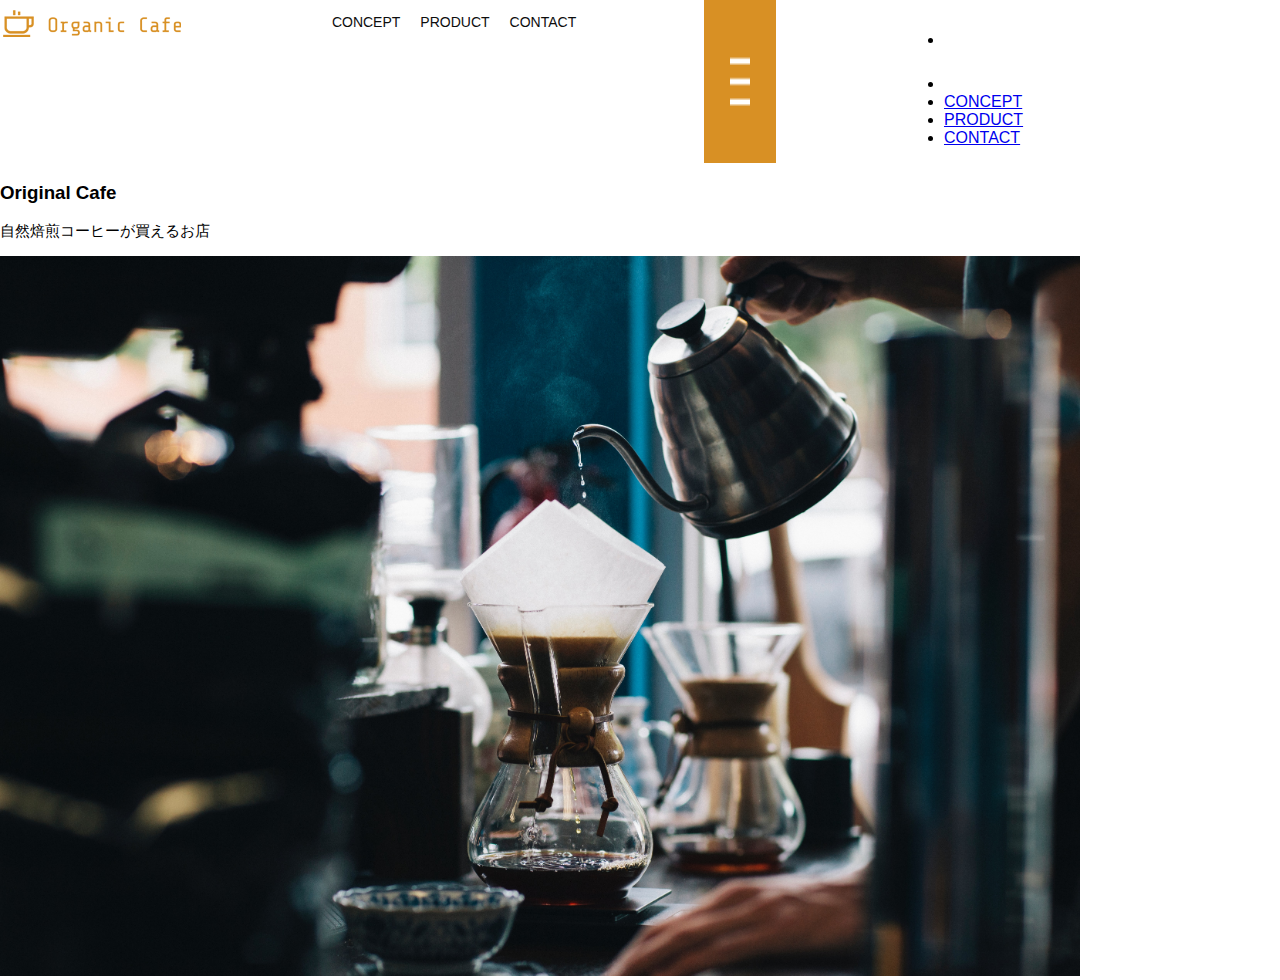
<file: html-css-kadai_013/index.html>
<!DOCTYPE html>
<html>
  <head>
    <title>Original Cafe</title>
    <meta charset="UTF-8">
    <meta name="description" content="Original Cafeは自家焙煎コーヒーが買えるお店です。">
    <meta name="viewport" content="width=device-width, initial-scale=1.0" >
    <link rel="stylesheet" href="style.css">
  </head>
  <body>
    <header>
      <!-- ロゴ -->
      <a href="index.html" id="logo">
        <img src="images/logo.png" alt="トップページに戻る">
      </a>
      <!-- PC用ナビゲーション -->
      <nav id="nav-pc">
        <ul>
          <li><a href="index.html">CONCEPT</a></li>
          <li><a href="index.html">PRODUCT</a></li>
          <li><a href="index.html">CONTACT</a></li>
        </ul>
      </nav>
      <!-- スマホ用ナビゲーション -->
      <img id="menu-sp" src="images/button-menu.png" alt="ナビゲーションを開く" onclick="document.getElementById('nav-sp').style.display = 'block'">
      
      <!-- スマホ用ナビゲーション -->
      <nav id="nav-sp">
        <ul>
          <li>
            <img id="close" src="images/button-close.png" alt="ナビゲーションを閉じる" onclick="document.getElementById('nav-sp').style.display = 'none'">
          </li>
          <li>
            <a id="logo-sp" href="index.html" onclick="document.getElementById('nav-sp').style.display = 'none'">
              <img src="images/logo-sp.png" alt="トップページに戻る">
            </a>
          </li>
          <li><a class="menu" href="index.html#concept" onclick="document.getElementById('nav-sp').style.display = 'none'">CONCEPT</a></li>
          <li><a class="menu" href="index.html#product" onclick="document.getElementById('nav-sp').style.display = 'none'">PRODUCT</a></li>
          <li><a class="menu" href="index.html#contact" onclick="document.getElementById('nav-sp').style.display = 'none'">CONTACT</a></li>
        </ul>
    </header>
    <main>
      <article>
        <section>
        <h3>Original Cafe</h3>
        <p>自然焙煎コーヒーが買えるお店</p>
        <img id="main-visual" src="images/main-image.jpg" alt="お湯を注ぐ">
        </section>
      </article>

    </main>
  </body>
</html>
</file>
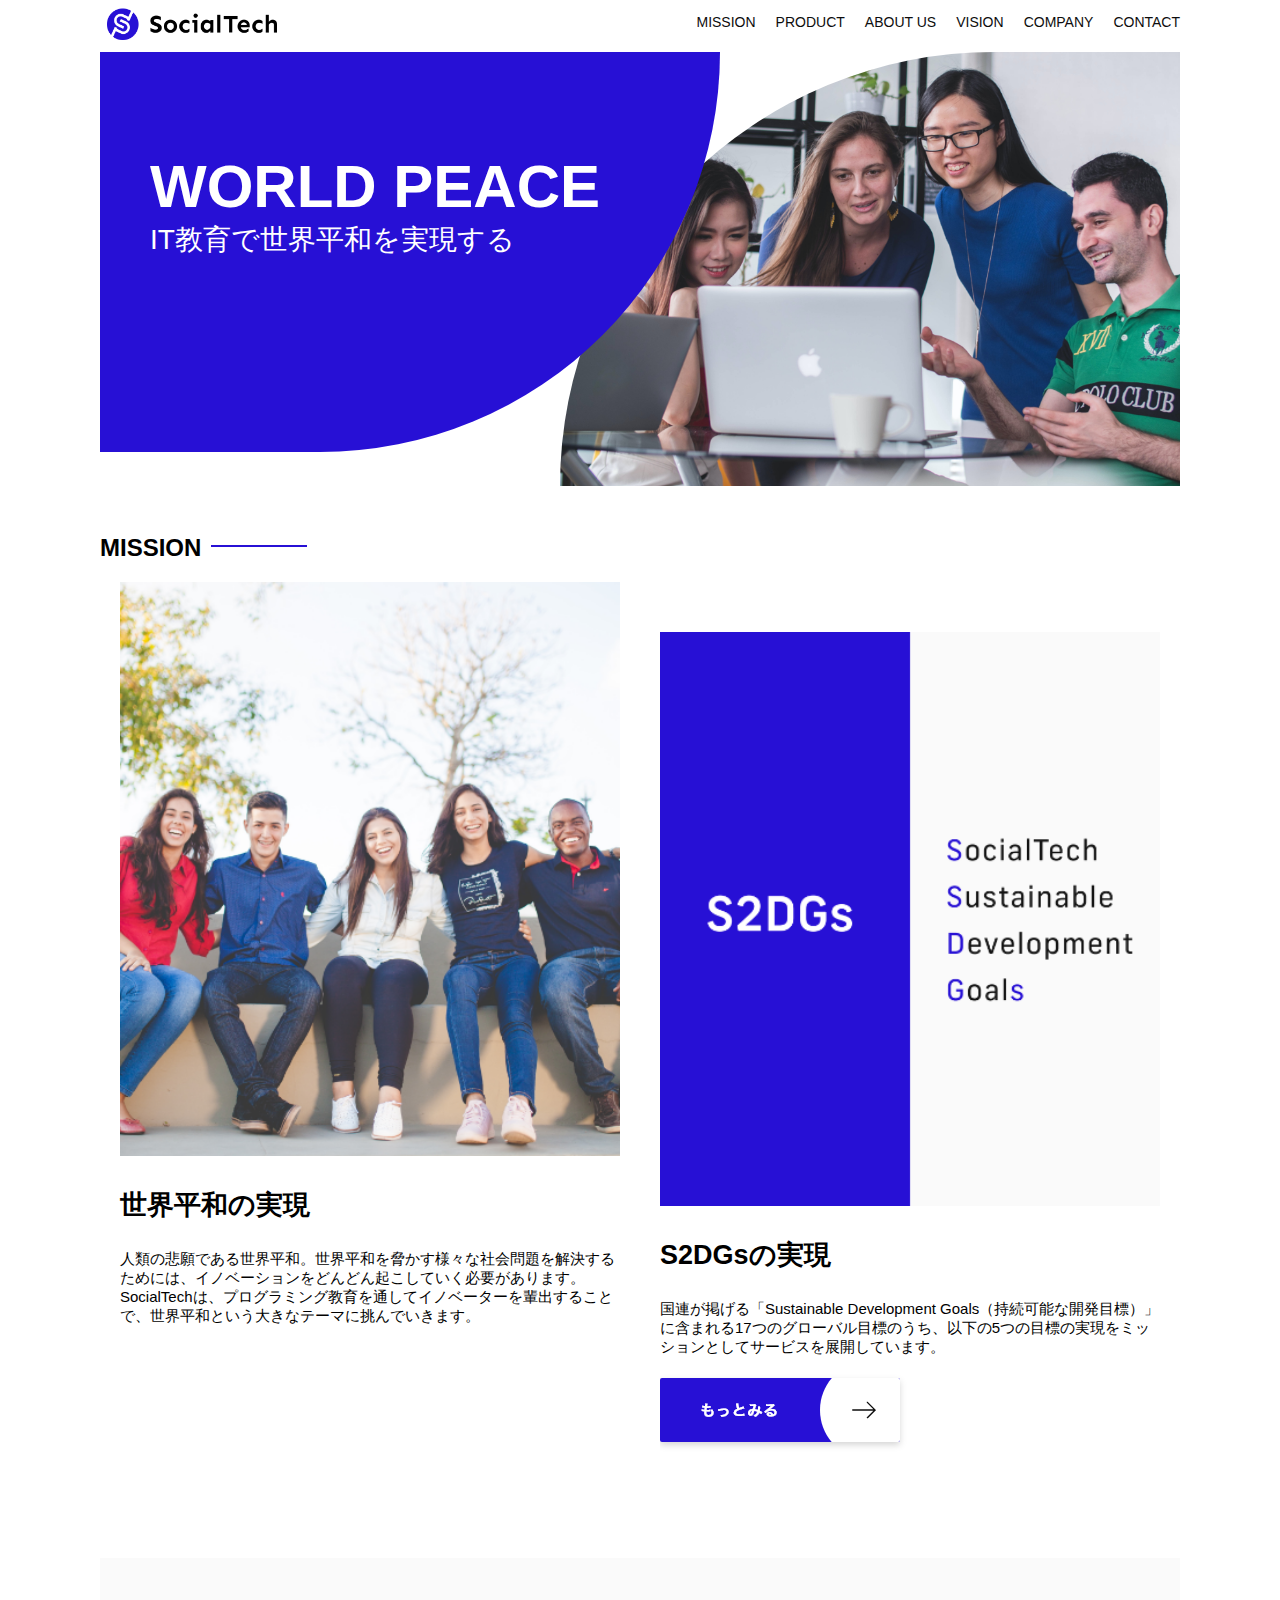
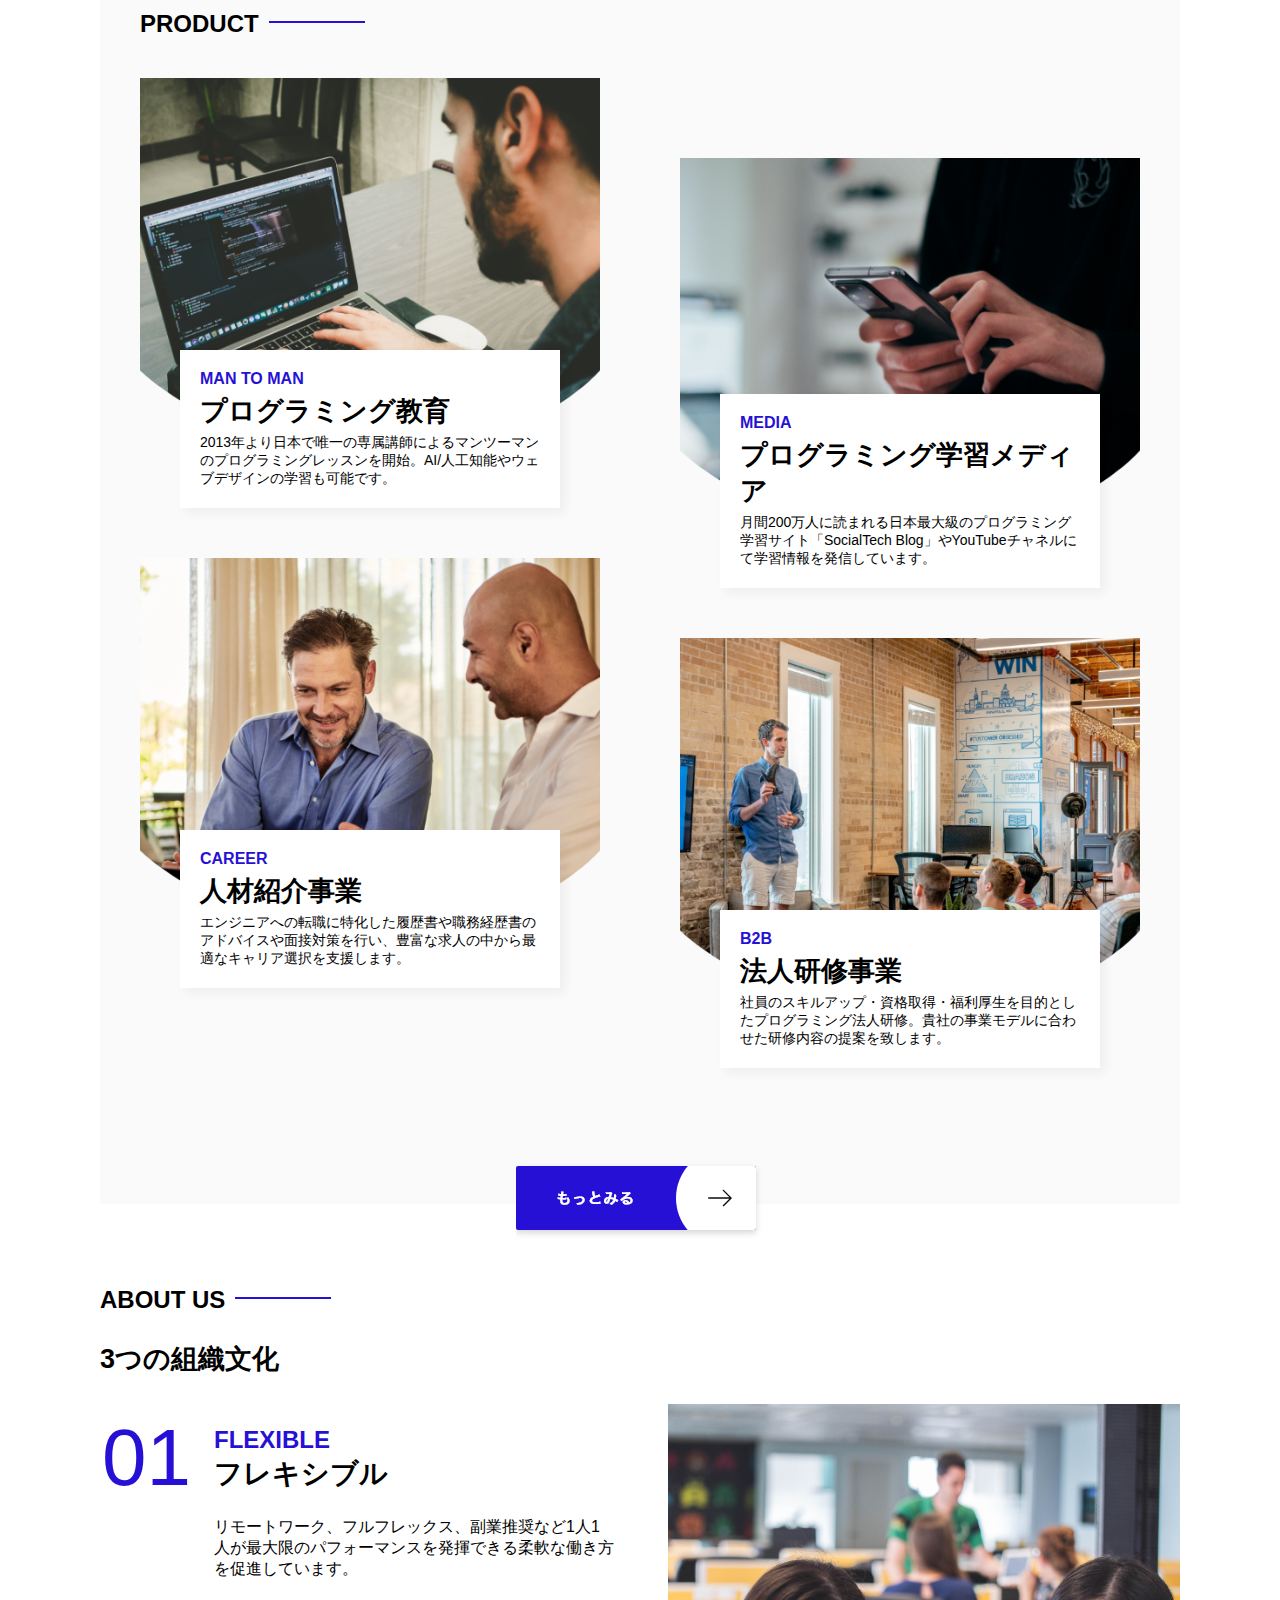
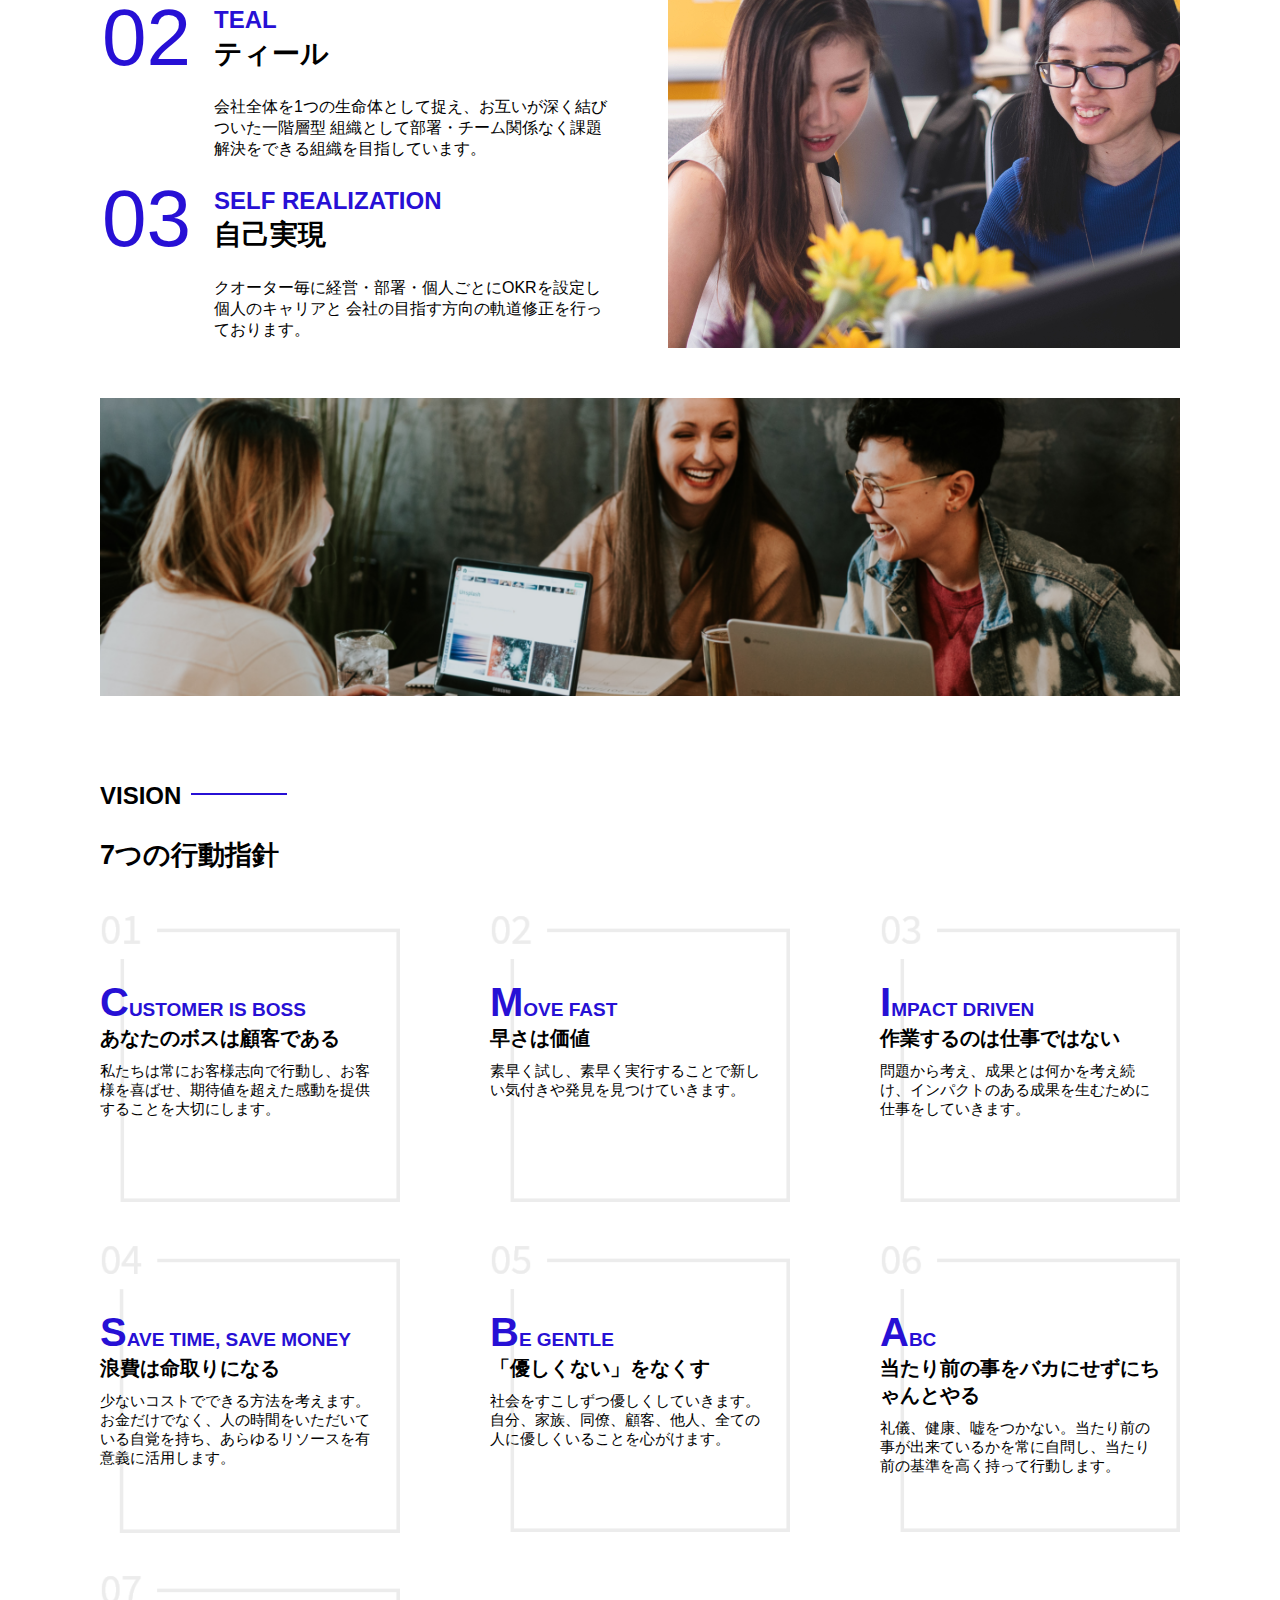
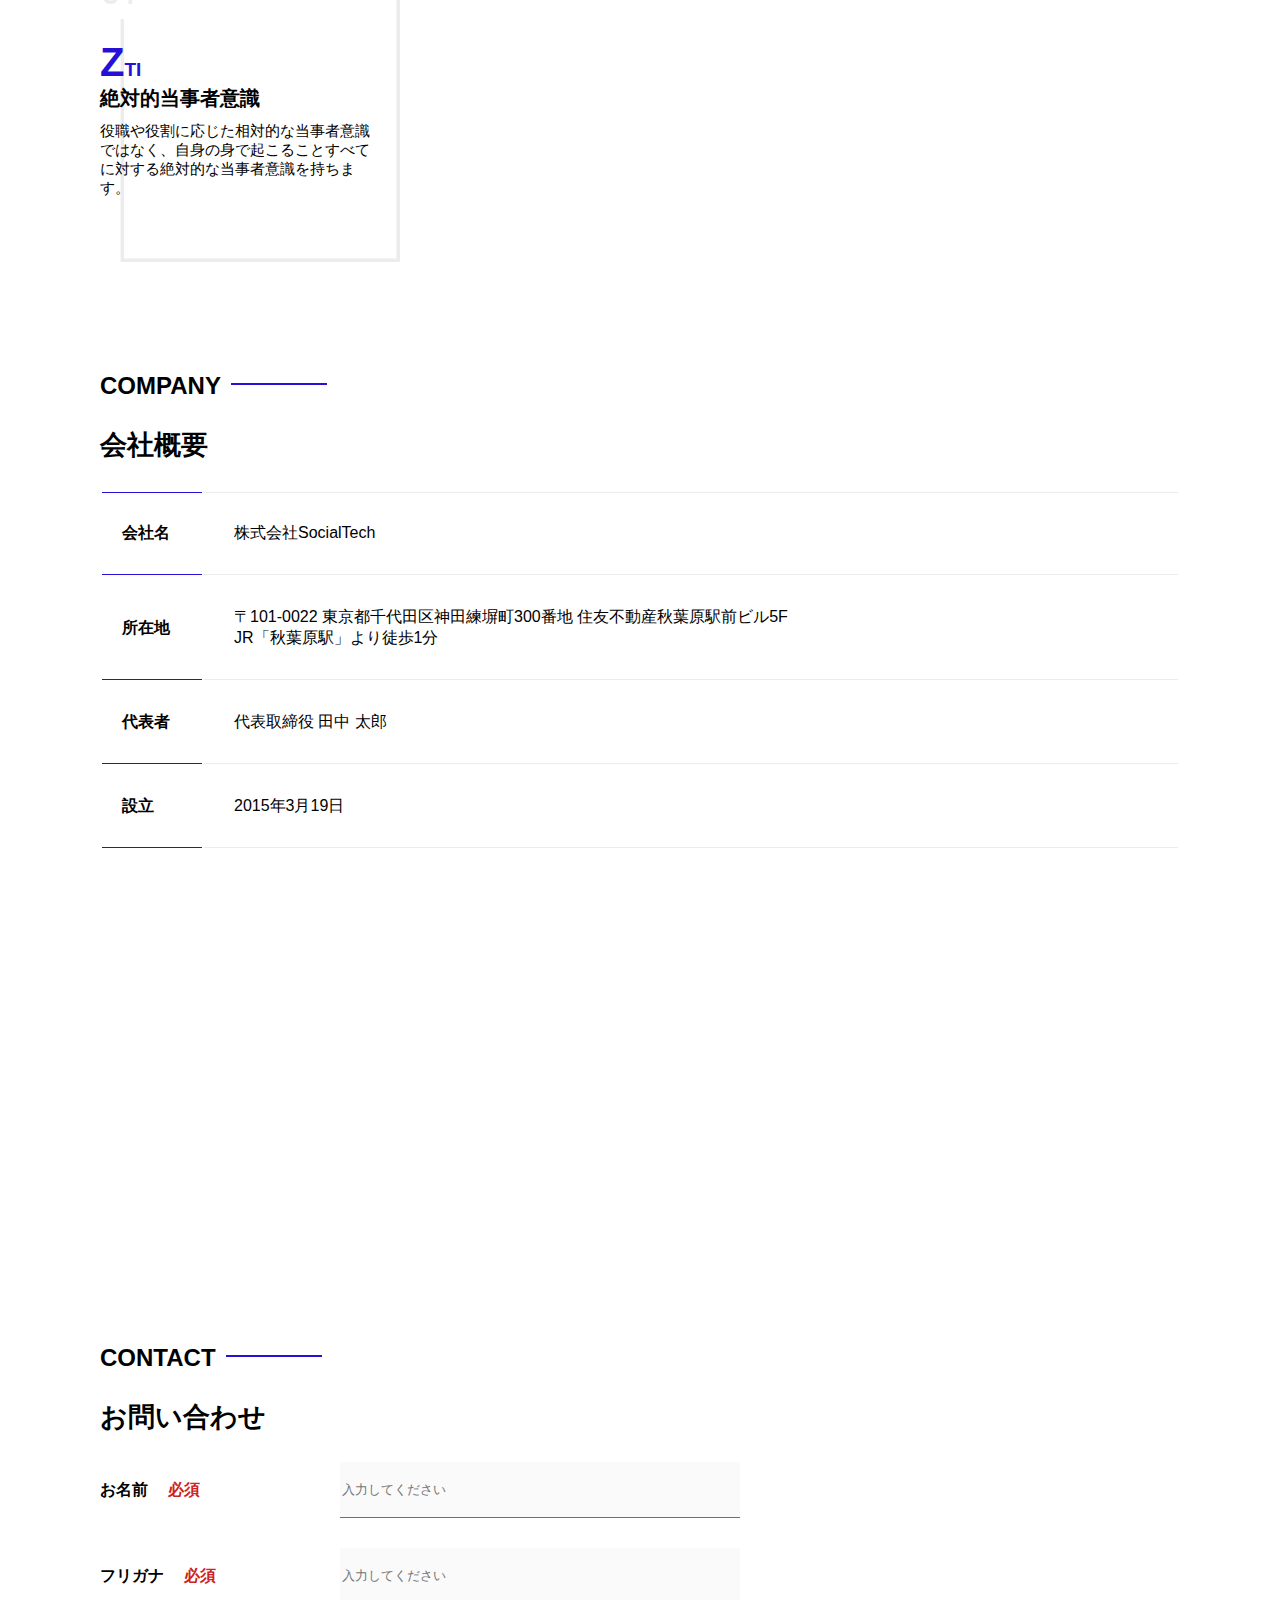
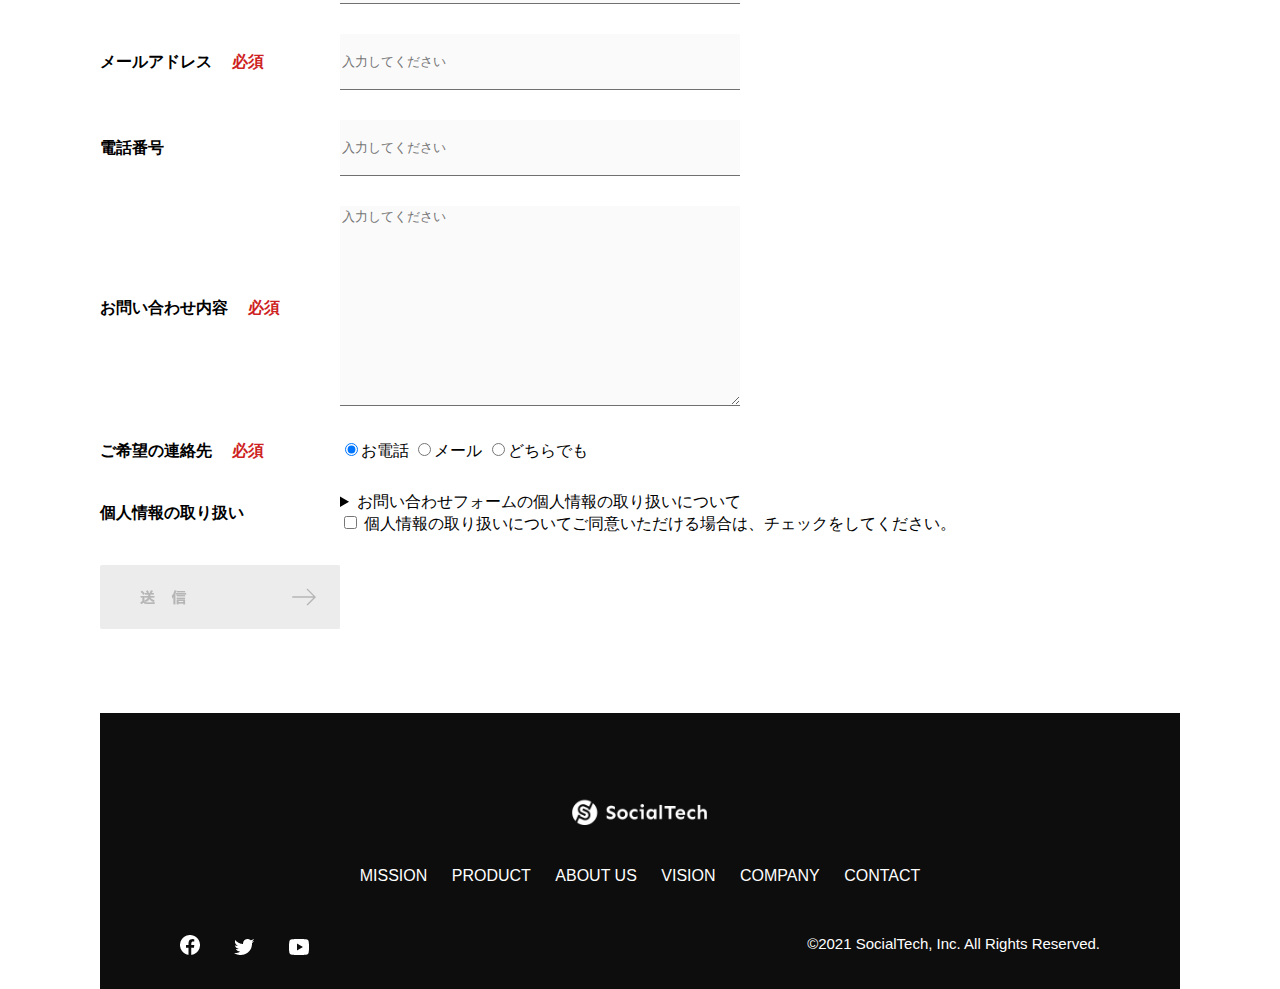
<file: kadai_tutorial_output/index.html>
<!DOCTYPE html>
<html>
  <head>
    <title>SocialTech</title>
    <meta charset="utf-8">
    <meta name="description" content="SocialTechはEdTech業界のリーディングカンパニーを目指します。">
    <meta name="viewport" content="width=device-width, initial-scale=1.0">
    <link rel="stylesheet" href="style.css">
  </head>

  <body>
    <!-- ヘッダー -->
    <header>
      <!-- ロゴ -->
      <a href="index.html" id="logo">
        <img src="images/logo.png" alt="トップページに戻る">
      </a>

      <!-- PC用ナビゲーション -->
      <nav id="nav-pc">
        <ul>
          <li><a href="mission.html">MISSION</a></li>
          <li><a href="product.html">PRODUCT</a></li>
          <li><a href="index.html#aboutus">ABOUT US</a></li>
          <li><a href="index.html#vision">VISION</a></li>
          <li><a href="index.html#company">COMPANY</a></li>
          <li><a href="index.html#contact">CONTACT</a></li>
        </ul>
      </nav>

      <!-- スマホ用メニューボタン -->
      <button id="menu-sp" onclick="document.getElementById('nav-sp').style.display = 'block'">
        <img src="images/button-menu.png" alt="ナビゲーションを開く">
      </button>

      <!-- スマホ用ナビゲーション -->
      <div id="nav-sp">
        <button id="close" onclick="document.getElementById('nav-sp').style.display = 'none'">
          <img src="images/button-close.png" alt="ナビゲーションを閉じる">
        </button>

        <nav>
          <ul>
            <li>
              <a id="logo-sp" href="index.html" onclick="document.getElementById('nav-sp').style.display = 'none'"><img src="images/logo-sp.png" alt="トップページに戻る"></a>
            </li>
            <li><a class="menu" href="mission.html" onclick="document.getElementById('nav-sp').style.display = 'none'">MISSION</a></li>
            <li><a class="menu" href="product.html" onclick="document.getElementById('nav-sp').style.display = 'none'">PRODUCT</a></li>
            <li><a class="menu" href="index.html#aboutus" onclick="document.getElementById('nav-sp').style.display = 'none'">ABOUT US</a></li>
            <li><a class="menu" href="index.html#vision" onclick="document.getElementById('nav-sp').style.display = 'none'">VISION</a></li>
            <li><a class="menu" href="index.html#company" onclick="document.getElementById('nav-sp').style.display = 'none'">COMPANY</a></li>
            <li><a class="menu" href="index.html#contact" onclick="document.getElementById('nav-sp').style.display = 'none'">CONTACT</a></li>
          </ul>
        </nav>
        <div id="sns">
          <a href="https://www.facebook.com/sejuku2013">
            <img src="images/button-facebook.png" alt="Facebookのリンク">
          </a>
          <a href="https://twitter.com/samuraijuku">
            <img src="images/button-twitter.png" alt="Twitterのリンク">
          </a>
          <a href="https://www.youtube.com/channel/UCCFOQO5aDK0xXam4cUQXT8g">
            <img src="images/button-youtube.png" alt="YouTubeのリンク">
          </a>
        </div>
      </div>
    </header>

    <main>
      <article>
        <!-- メインビジュアル -->
        <section id="main-visual">
          <div id="main-message">
            <h1>WORLD PEACE</h1>
            <p>IT教育で世界平和を実現する</p>
          </div>
          <img src="images/index/index-main.png" alt="PCの周りに集まる多国籍の仲間たち">
        </section>

        <!-- ミッション -->
        <section id="mission">
          <h2 class="index-h2">MISSION</h2>
          <div id="mission-flex">
            <div>
              <img id="mission-photo" src="images/index/index-mission.png" alt="屋外のベンチで写真を撮影する多国籍の仲間たち">
              <h3>世界平和の実現</h3>
              <p>人類の悲願である世界平和。世界平和を脅かす様々な社会問題を解決するためには、イノベーションをどんどん起こしていく必要があります。SocialTechは、プログラミング教育を通してイノベーターを輩出することで、世界平和という大きなテーマに挑んでいきます。</p>
            </div>
            <div>
              <img id="s2dgs" src="images/index/s2dgs.png" alt="S2DGs">
              <h3>S2DGsの実現</h3>
              <p>国連が掲げる「Sustainable Development Goals（持続可能な開発目標）」に含まれる17つのグローバル目標のうち、以下の5つの目標の実現をミッションとしてサービスを展開しています。</p>
              <a href="mission.html">
                <img src="images/button-more.png" alt="もっとみる">
              </a>
            </div>
          </div>
        </section>

        <!-- プロダクト -->
        <section id="product">
          <h2 class="index-h2">PRODUCT</h2>
          <div class="product-flex">
            <div id="product-left">
              <div>
                <img class="product-photo" src="images/index/index-mantoman.png" alt="PCでコードを書く男性">
                <div class="product-explain">
                  <span>MAN TO MAN</span>
                  <h3>プログラミング教育</h3>
                  <p>2013年より日本で唯一の専属講師によるマンツーマンのプログラミングレッスンを開始。AI/人工知能やウェブデザインの学習も可能です。</p>
                </div>
              </div>
              <div>
                <img class="product-photo" src="images/index/index-career.png" alt="笑顔で話し合う2人の男性">
                <div class="product-explain">
                  <span>CAREER</span>
                  <h3>人材紹介事業</h3>
                  <p>エンジニアへの転職に特化した履歴書や職務経歴書のアドバイスや面接対策を行い、豊富な求人の中から最適なキャリア選択を支援します。</p>
                </div>
              </div>
            </div>
            <div id="product-right">
              <div>
                <img class="product-photo" src="images/index/index-media.png" alt="スマートフォンを操作する人">
                <div class="product-explain">
                  <span>MEDIA</span>
                  <h3>プログラミング学習メディア</h3>
                  <p>月間200万人に読まれる日本最大級のプログラミング学習サイト「SocialTech Blog」やYouTubeチャネルにて学習情報を発信しています。</p>
                </div>
              </div>
              <div>
                <img class="product-photo" src="images/index/index-b2b.png" alt="講演中の男性とそれを聴く人々">
                <div class="product-explain">
                  <span>B2B</span>
                  <h3>法人研修事業</h3>
                  <p>社員のスキルアップ・資格取得・福利厚生を目的としたプログラミング法人研修。貴社の事業モデルに合わせた研修内容の提案を致します。</p>
                </div>
              </div>
            </div>
          </div>
          <div id="product-more">
            <a href="product.html">
              <img src="images/button-more.png" alt="もっとみる">
            </a>
          </div>
        </section>

        <!-- ABOUT US -->
        <section id="aboutus">
          <h2 class="index-h2">ABOUT US</h2>
          <h3>3つの組織文化</h3>
          <div>
            <table class="culture-table">
              <tr>
                <td class="culture-num">01</td>
                <th><span class="culture-en">FLEXIBLE</span><br>フレキシブル</th>
              </tr>
              <tr>
                <td>
                  <!--空のセル-->
                </td>
                <td class="culture-description">リモートワーク、フルフレックス、副業推奨など1人1人が最大限のパフォーマンスを発揮できる柔軟な働き方を促進しています。</td>
              </tr>
              <tr>
                <td class="culture-num">02</td>
                <th><span class="culture-en">TEAL</span><br>ティール</th>
              </tr>
              <tr>
                <td>
                  <!--空のセル-->
                </td>
                <td class="culture-description">会社全体を1つの生命体として捉え、お互いが深く結びついた一階層型 組織として部署・チーム関係なく課題解決をできる組織を目指しています。</td>
              </tr>
              <tr>
                <td class="culture-num">03</td>
                <th><span class="culture-en">SELF REALIZATION</span><br>自己実現</th>
              </tr>
              <tr>
                <td>
                  <!--空のセル-->
                </td>
                <td class="culture-description">クオーター毎に経営・部署・個人ごとにOKRを設定し個人のキャリアと 会社の目指す方向の軌道修正を行っております。</td>
              </tr>
            </table>
            <img class="culture-img" src="images/index/index-aboutus1.png" alt="笑顔で話し合う2人の女性">
          </div>
          <img class="culture-img2" src="images/index/index-aboutus2.png" alt="笑顔で話し合う3人の男女">
        </section>

        <!-- VISION -->
        <section id="vision">
          <h2 class="index-h2">VISION</h2>
          <h3>7つの行動指針</h3>
          <div>
            <div class="vision-box">
              <img src="images/index/vision-01.png" alt="01">
              <div>
                <h4>CUSTOMER IS BOSS</h4>
                <h5>あなたのボスは顧客である</h5>
                <p>私たちは常にお客様志向で行動し、お客様を喜ばせ、期待値を超えた感動を提供することを大切にします。</p>
              </div>
            </div>
            <div class="vision-box">
              <img src="images/index/vision-02.png" alt="02">
              <div>
                <h4>MOVE FAST</h4>
                <h5>早さは価値</h5>
                <p>素早く試し、素早く実行することで新しい気付きや発見を見つけていきます。</p>
              </div>
            </div>
            <div class="vision-box">
              <img src="images/index/vision-03.png" alt="03">
              <div>
                <h4>IMPACT DRIVEN</h4>
                <h5>作業するのは仕事ではない</h5>
                <p>問題から考え、成果とは何かを考え続け、インパクトのある成果を生むために仕事をしていきます。</p>
              </div>
            </div>
            <div class="vision-box">
              <img src="images/index//vision-04.png" alt="04">
              <div>
                <h4>SAVE TIME, SAVE MONEY</h4>
                <h5>浪費は命取りになる</h5>
                <p>少ないコストでできる方法を考えます。お金だけでなく、人の時間をいただいている自覚を持ち、あらゆるリソースを有意義に活用します。</p>
              </div>
            </div>
            <div class="vision-box">
              <img src="images/index/vision-05.png" alt="05">
              <div>
                <h4>BE GENTLE</h4>
                <h5>「優しくない」をなくす</h5>
                <p>社会をすこしずつ優しくしていきます。自分、家族、同僚、顧客、他人、全ての人に優しくいることを心がけます。</p>
              </div>
            </div>
            <div class="vision-box">
              <img src="images/index/vision-06.png" alt="06">
              <div>
                <h4>ABC</h4>
                <h5>当たり前の事をバカにせずにちゃんとやる</h5>
                <p>礼儀、健康、嘘をつかない。当たり前の事が出来ているかを常に自問し、当たり前の基準を高く持って行動します。</p>
              </div>
            </div>
            <div class="vision-box">
              <img src="images/index/vision-07.png" alt="07">
              <div>
                <h4>ZTI</h4>
                <h5>絶対的当事者意識</h5>
                <p>役職や役割に応じた相対的な当事者意識ではなく、自身の身で起こることすべてに対する絶対的な当事者意識を持ちます。</p>
              </div>
            </div>
          </div>
        </section>

        <!-- COMPANY -->
        <section id="company">
          <h2 class="index-h2">COMPANY</h2>
          <h3>会社概要</h3>
          <table id="company-table">
            <tr>
              <th class="tableheader tableheader-first">会社名</th>
              <td class="cell cell-first">株式会社SocialTech</td>
            </tr>
            <tr>
              <th class="tableheader">所在地</th>
              <td class="cell">〒101-0022 東京都千代田区神田練塀町300番地 住友不動産秋葉原駅前ビル5F<br>JR「秋葉原駅」より徒歩1分</td>
            </tr>
            <tr>
              <th class="tableheader">代表者</th>
              <td class="cell">代表取締役 田中 太郎</td>
            </tr>
            <tr>
              <th class="tableheader">設立</th>
              <td class="cell">2015年3月19日</td>
            </tr>
          </table>
          <iframe src="https://www.google.com/maps/embed?pb=!1m18!1m12!1m3!1d3240.0688551336807!2d139.7720776771055!3d35.69992317258124!2m3!1f0!2f0!3f0!3m2!1i1024!2i768!4f13.1!3m3!1m2!1s0x60188fee13660e23%3A0x77137876edf742ac!2z5L2P5Y-L5LiN5YuV55Sj56eL6JGJ5Y6f6aeF5YmN44OT44Or!5e0!3m2!1sja!2sjp!4v1704858013291!5m2!1sja!2sjp" style="border: 0" allowfullscreen="" loading="lazy"></iframe>
        </section>

        <!-- お問い合わせフォーム -->
        <section id="contact">
          <h2 class="index-h2">CONTACT</h2>
          <h3>お問い合わせ</h3>
          <form>
            <div>
              <div class="contact-heading">
                <label class="contact-label">お名前<span class="contact-span">必須</span></label>
              </div>
              <div>
                <input type="text" name="name" placeholder="入力してください" class="contact-textbox">
              </div>
            </div>
            <div>
              <div class="contact-heading">
                <label class="contact-label">フリガナ<span class="contact-span">必須</span></label>
              </div>
              <div>
                <input type="text" name="hurigana" placeholder="入力してください" class="contact-textbox">
              </div>
            </div>
            <div>
              <div class="contact-heading">
                <label class="contact-label">メールアドレス<span class="contact-span">必須</span></label>
              </div>
              <div>
                <input type="text" name="email" placeholder="入力してください" class="contact-textbox">
              </div>
            </div>
            <div>
              <div class="contact-heading">
                <label class="contact-label">電話番号</label>
              </div>
              <div>
                <input type="text" name="tel" placeholder="入力してください" class="contact-textbox">
              </div>
            </div>
            <div>
              <div class="contact-heading">
                <label class="contact-label">お問い合わせ内容<span class="contact-span">必須</span></label>
              </div>
              <div>
                <textarea class="contact-textarea" placeholder="入力してください" name="message"></textarea>
              </div>
            </div>
            <div>
              <div class="contact-heading">
                <label class="contact-label">ご希望の連絡先<span class="contact-span">必須</span></label>
              </div>
              <div><input class="radiobutton" type="radio" value="tel" name="contact" checked><label>お電話</label> <input class="radiobutton" type="radio" value="mail" name="contact"><label>メール</label> <input class="radiobutton" type="radio" value="both" name="contact"><label>どちらでも</label></div>
            </div>
            <div>
              <div class="contact-heading">
                <label class="contact-label">個人情報の取り扱い</label>
              </div>
              <div>
                <details>
                  <summary>お問い合わせフォームの個人情報の取り扱いについて</summary>
                  <div>
                    <dl>
                      <dt>１．組織の名称又は氏名</dt>
                      <dd>株式会社SocialTech</dd>
                      <dt>２．個人情報保護管理者（若しくはその代理人）の氏名又は職名、所属及び連絡先</dt>
                      <dd>
                        <p>鈴木 一郎 コーポレート部</p>
                        <p>メールアドレス：samurai@example.com</p>
                        <p>TEL：03-1234-5678</p>
                      </dd>
                      <dt>３．個人情報の利用目的</dt>
                      <dd>
                        <ul>
                          <li>・本サービス及び本サービスに関連する情報の提供又はそれらに関する連絡のため</li>
                          <li>・ユーザーの本人確認のため</li>
                          <li>・当社サービスのご案内のため</li>
                          <li>・当社の商品等の広告または宣伝（電子メールによるものを含むものとします。）</li>
                        </ul>
                      </dd>
                      <dt>４．個人情報の取り扱い業務の委託</dt>
                      <dd>個人情報の取扱業務の全部または一部を外部に業務委託する場合があります。その際、弊社は、個人情報を適切に保護できる管理体制を敷き実行していることを条件として委託先を厳選したうえで、機密保持契約を委託先と締結し、お客様の個人情報を厳密に管理させます。</dd>
                      <dt>５．個人情報の開示等の請求</dt>
                      <dd>
                        お客様は、弊社に対してご自身の個人情報の開示等（利用目的の通知、開示、内容の訂正・追加・削除、利用の停止または消去、第三者への提供の停止）に関して、当社問合わせ窓口に申し出ることができます。<br>
                        その際、弊社はお客様ご本人を確認させていただいたうえで、合理的な期間内に対応いたします。<br>
                        なお、個人情報に関する弊社問合わせ先は、次の通りです。
                      </dd>
                      <dd>
                        <p>株式会社SocialTech　個人情報問合せ窓口</p>
                        <p>〒150-0043　東京都千代田区神田練塀町300番地 住友不動産秋葉原駅前ビル5F</p>
                        <p>メールアドレス：samurai@example.com　TEL：03-1234-5678</p>
                      </dd>

                      <dt>６．個人情報を提供されることの任意性について</dt>
                      <dd>お客様がご自身の個人情報を弊社に提供されるか否かは、お客様のご判断によりますが、もしご提供されない場合には、適切なサービスが提供できない場合がありますので予めご了承ください。</dd>
                    </dl>
                  </div>
                </details>
                <input type="checkbox" name="agree">
                <span>個人情報の取り扱いについてご同意いただける場合は、チェックをしてください。</span>
              </div>
            </div>
            <input type="image" src="images/button-submit.png" alt="送信する">
          </form>
        </section>
      </article>
    </main>

    <footer>
      <div id="footer-logo">
        <img src="images/logo-sp.png" alt="SocialTech">
      </div>
      <div id="footer-link">
        <a href="mission.html">MISSION</a>
        <a href="product.html">PRODUCT</a>
        <a href="index.html#aboutus">ABOUT US</a>
        <a href="index.html#vision">VISION</a>
        <a href="index.html#company">COMPANY</a>
        <a href="index.html#contact">CONTACT</a>
      </div>
      <div id="sns-footer">
        <div class="sns-btns">
          <a href="https://www.facebook.com/sejuku2013"><img src="images/button-facebook.png" alt="Facebookのリンク"></a>
          <a href="https://twitter.com/samuraijuku"><img src="images/button-twitter.png" alt="Twitterのリンク"></a>
          <a href="https://www.youtube.com/channel/UCCFOQO5aDK0xXam4cUQXT8g"><img src="images/button-youtube.png" alt="YouTubeのリンク"></a>
        </div>
        <p id="copyright">&copy;2021 SocialTech, Inc. All Rights Reserved.</p>
      </div>
    </footer>

  </body>
</html>
</file>
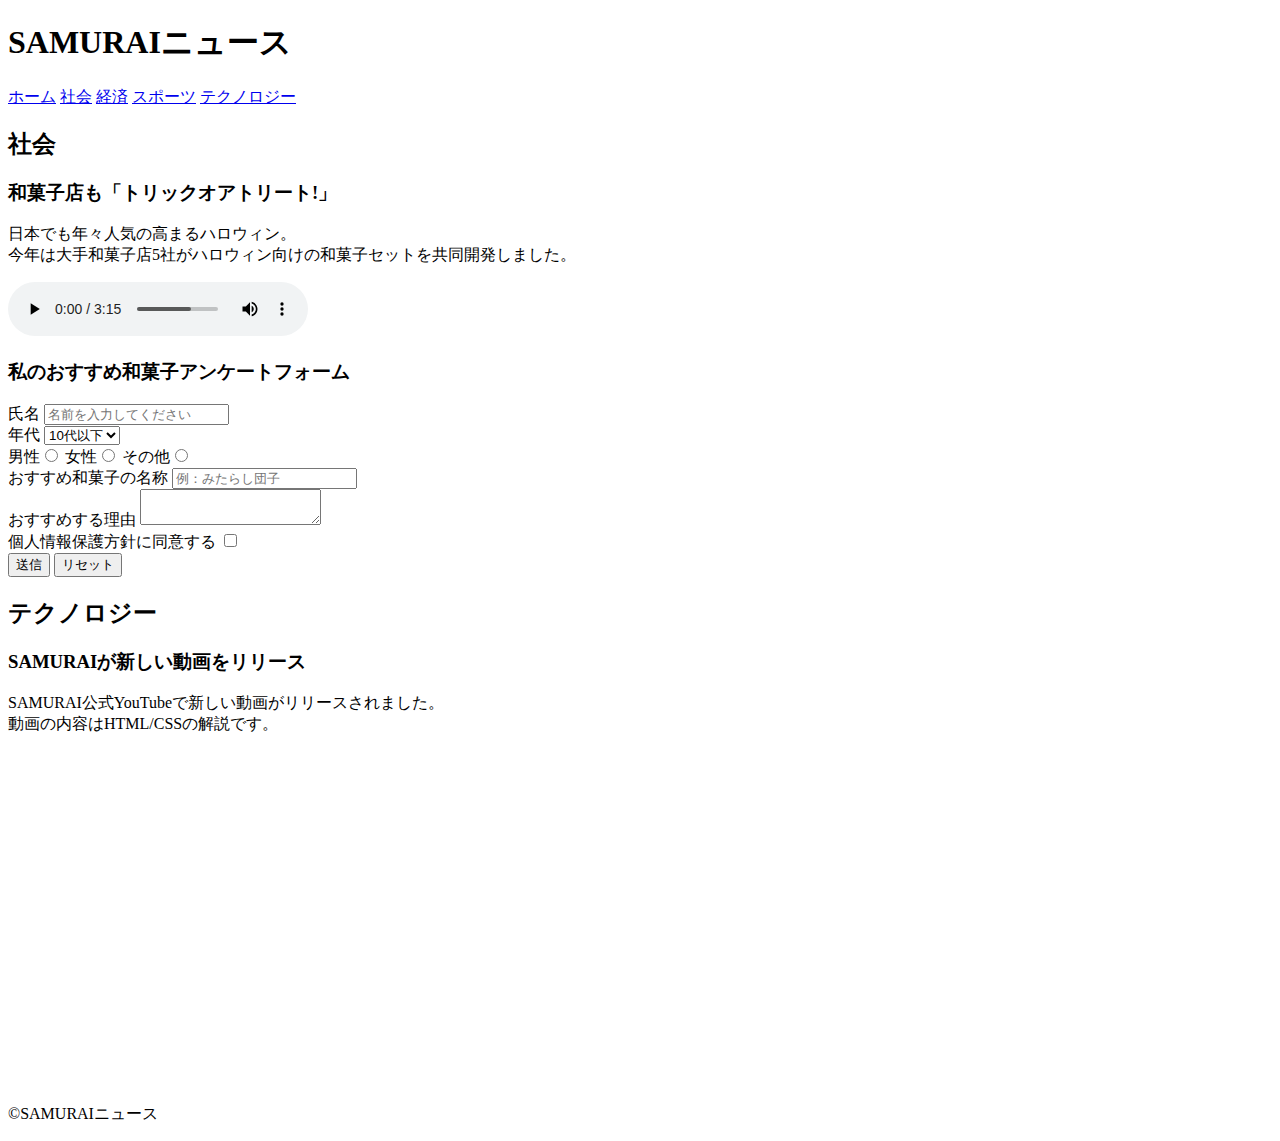
<file: kadai_008/kadai_008.html>
<!DOCTYPE html>
<html>
    <head>
        <title>8章課題</title>
        <meta name="description" content="このページは8章の課題です。">
        <meta charset="UTF-8">
    </head>
    <body>
        <header>
            <h1>SAMURAIニュース</h1>
            <nav>
                <a href="https://www.sejuku.net/">ホーム</a>
                <a href="https://www.sejuku.net/">社会</a>
                <a href="https://www.sejuku.net/">経済</a>
                <a href="https://www.sejuku.net/">スポーツ</a>
                <a href="https://www.sejuku.net/">テクノロジー</a>
            </nav>
        </header>
        <main>
            <article>
                <h2>社会</h2>
                <section>
                    <h3>和菓子店も「トリックオアトリート!」</h3>
                    <p>日本でも年々人気の高まるハロウィン。<br>今年は大手和菓子店5社がハロウィン向けの和菓子セットを共同開発しました。</p>
                    <audio src="ichi.mp3" controls></audio>
                </section>
                <section>
                    <h3>私のおすすめ和菓子アンケートフォーム</h3>
                    <form>
                        <label>氏名</label>
                        <input type="text" placeholder="名前を入力してください">
                        <br>
                        <label>年代</label>
                        <select>
                            <option>10代以下</option>
                            <option>20代</option>
                            <option>30代</option>
                            <option>40代以上</option>
                        </select>
                        <br>
                        <label>男性</label><input type="radio" name="gender">
                        <label>女性</label><input type="radio" name="gender">
                        <label>その他</label><input type="radio" name="gender">
                        <br>
                        <label>おすすめ和菓子の名称</label>
                        <input type="text" placeholder="例：みたらし団子">
                        <br>
                        <label>おすすめする理由</label>
                        <textarea></textarea>
                        <br>
                        <label>個人情報保護方針に同意する</label>
                        <input type="checkbox">
                        <br>
                        <input type="submit" value="送信">
                        <input type="reset" value="リセット">
                        
                    </form>
                </section>
            
            </article>
            <article>
                <h2>テクノロジー</h2>
                <section>
                    <h3>SAMURAIが新しい動画をリリース</h3>
                    <p>SAMURAI公式YouTubeで新しい動画がリリースされました。<br>
                    動画の内容はHTML/CSSの解説です。</p>
                    <br>
                    <iframe width="560" height="315" src="https://www.youtube.com/embed/2JLiGSUohEo?si=eLgfJWeX-ioQMWTQ" title="YouTube video player" frameborder="0" allow="accelerometer; autoplay; clipboard-write; encrypted-media; gyroscope; picture-in-picture; web-share" referrerpolicy="strict-origin-when-cross-origin" allowfullscreen></iframe>

                </section>
            </article>
        </main>
        <footer>
            <p>&copy;SAMURAIニュース</p>
        </footer>
    </body>
</html>
</file>
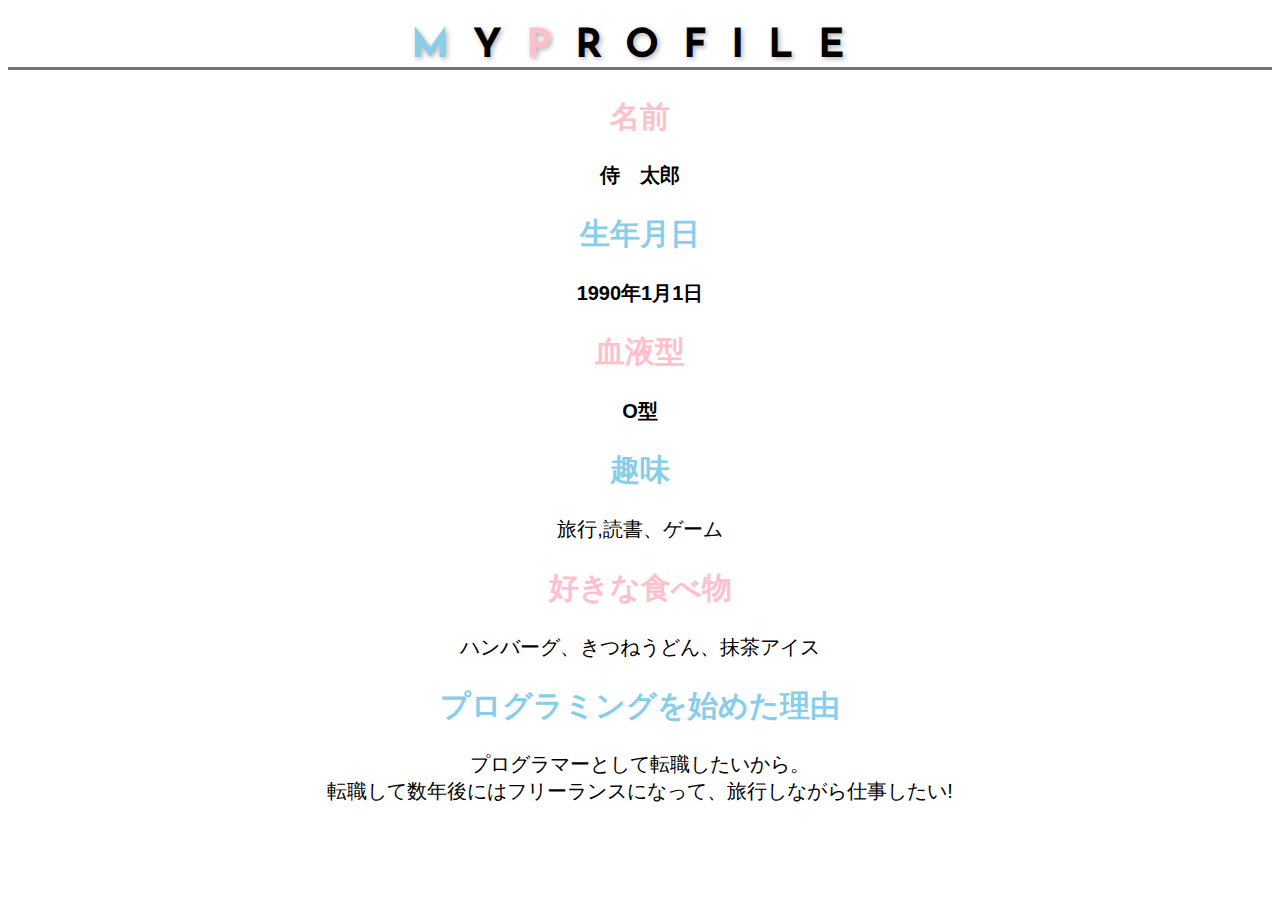
<file: kadai_015/kadai_015.html>
<!DOCTYPE html>
<html>
    <head>
        <title>15章課題</title>
        <meta charset="UTF-8">
        <meta name="description" content="このページは15章の課題です。">
        <link rel="stylesheet" href="style.css">
        <link rel="preconnect" href="https://fonts.googleapis.com">
        <link rel="preconnect" href="https://fonts.gstatic.com" crossorigin>
        <link href="https://fonts.googleapis.com/css2?family=Josefin+Sans:ital,wght@0,100..700;1,100..700&family=Noto+Sans+JP&display=swap" rel="stylesheet">
    </head>
    <body>
        <h1 class="google-font"><span class="blue">M</span>Y<span class="pink">P</span>ROFILE</h1>
        <div id="basic">
            <h2 class="pink">名前</h2>
            <p>侍　太郎</p>
            <h2 class="blue">生年月日</h2>
            <p>1990年1月1日</p>
            <h2 class="pink">血液型</h2>
            <p>O型</p>
        </div>
        <h2 class="blue">趣味</h2>
        <p>旅行,読書、ゲーム</p>
        <h2 class="pink">好きな食べ物</h2>
        <p>ハンバーグ、きつねうどん、抹茶アイス</p>
        <h2 class="blue">プログラミングを始めた理由</h2>
        <p>プログラマーとして転職したいから。<br>転職して数年後にはフリーランスになって、旅行しながら仕事したい!</p>
    </body>
</html>
</file>
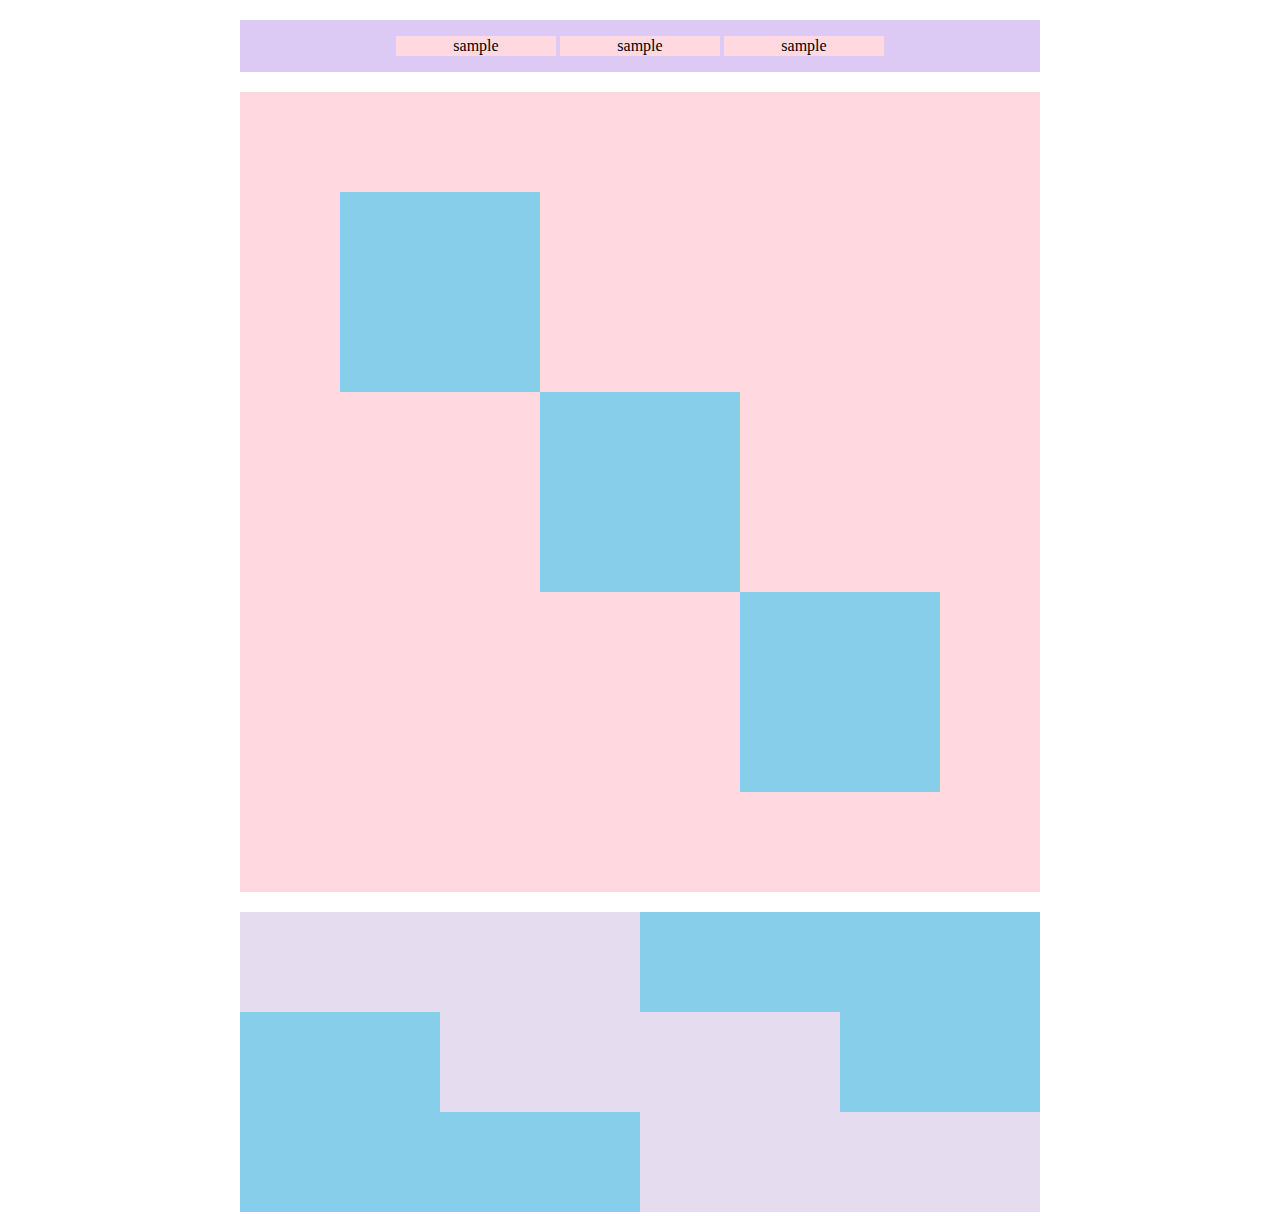
<file: kadai_018/kadai_018.html>
<!DOCTYPE html>
<html>
<head>
  <meta charset="utf-8">
  <link rel="stylesheet" href="style.css">
  <meta name="description" content="このページは18章の課題です。">
  <title>18章課題</title>
</head>
<body>
  <div id="top">
    <p class="top-child">sample</p>
    <p class="top-child">sample</p>
    <p class="top-child">sample</p>
  </div>
  <div id="middle">
    <div id="middle-child01"></div>
    <div id="middle-child02"></div>
    <div id="middle-child03"></div>
  </div>
  <div id="bottom">
    <div id="bottom-child01"></div>
    <div id="bottom-child02"></div>
    <div id="bottom-child03"></div>
  </div>
</body>
</html>
</file>
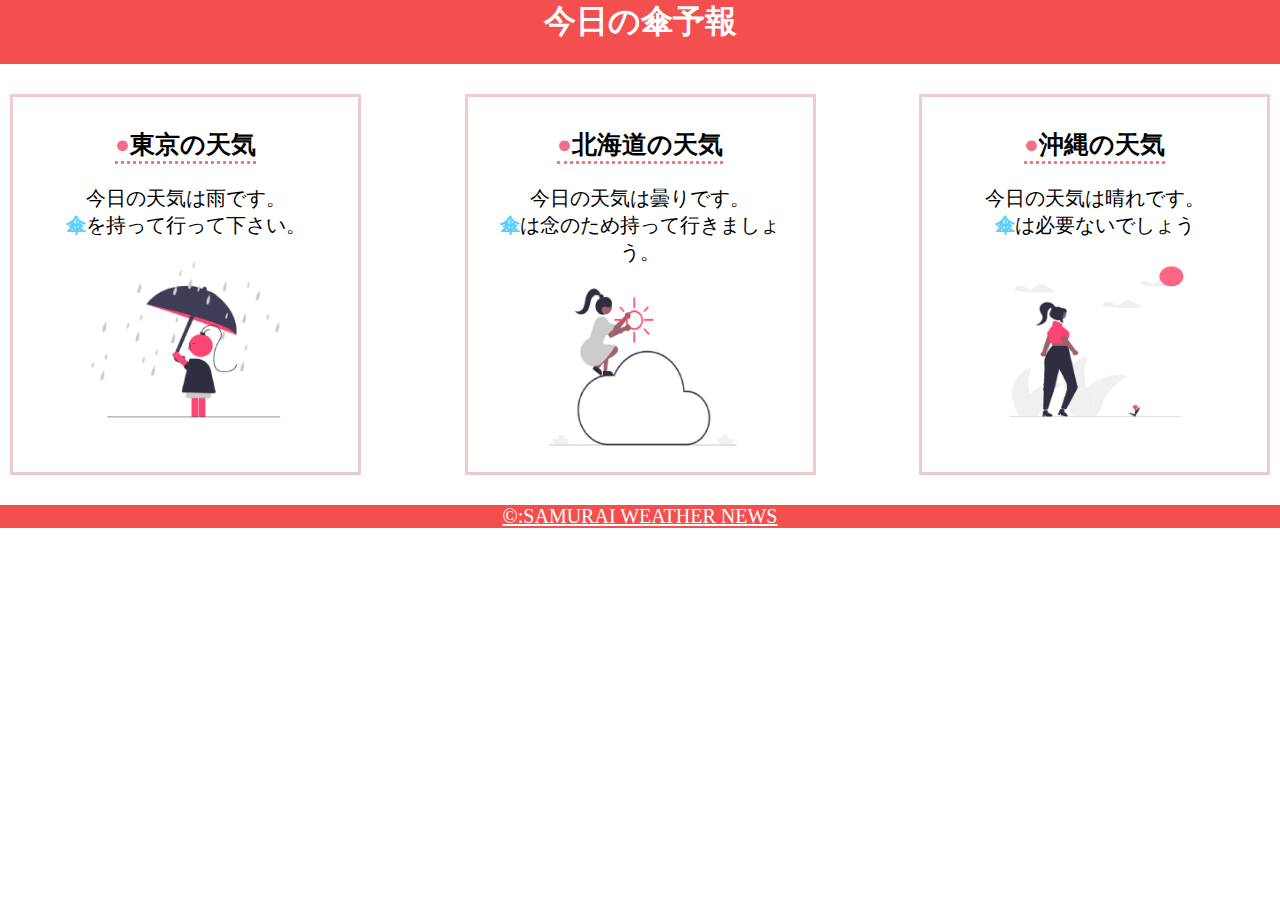
<file: kadai_022/kadai_022.html>
<!DOCTYPE html>
<htm>
  <head>
    <meta charset="utf-8">
    <meta name="viewport" content="width=device-width, initial-scale=0.1">
    <link rel="stylesheet" href="style.css">
    <meta name="description" content="このページは22章の課題です。">
    <title>22章課題</title>
  </head>
  <body>

    <header>
      <h1>今日の傘予報</h1>
    </header>

    <main>

      <div id="parent">
        <div class="contents">
          <h2>東京の天気</h2>
          <p>今日の天気は雨です。</p>
          <p>傘を持って行って下さい。</p>
          <img src="images/rainy.png" alt="雨">
        </div>
        <div class="contents">
          <h2>北海道の天気</h2>
          <p>今日の天気は曇りです。</p>
          <p>傘は念のため持って行きましょう。</p>
          <img src="images/cloudy.png" alt="曇り">
        </div>

        <div class="contents">
          <h2>沖縄の天気</h2>
          <p>今日の天気は晴れです。</p>
          <p>傘は必要ないでしょう</p>
          <img src="images/sunny.png" alt="晴れ">
        </div>

      </div>
    </main>

    <footer>
      <a href="https://www.sejuku.net/corp/">&copy:SAMURAI WEATHER NEWS</a>
    </footer>
  </body>
</htm>
</file>
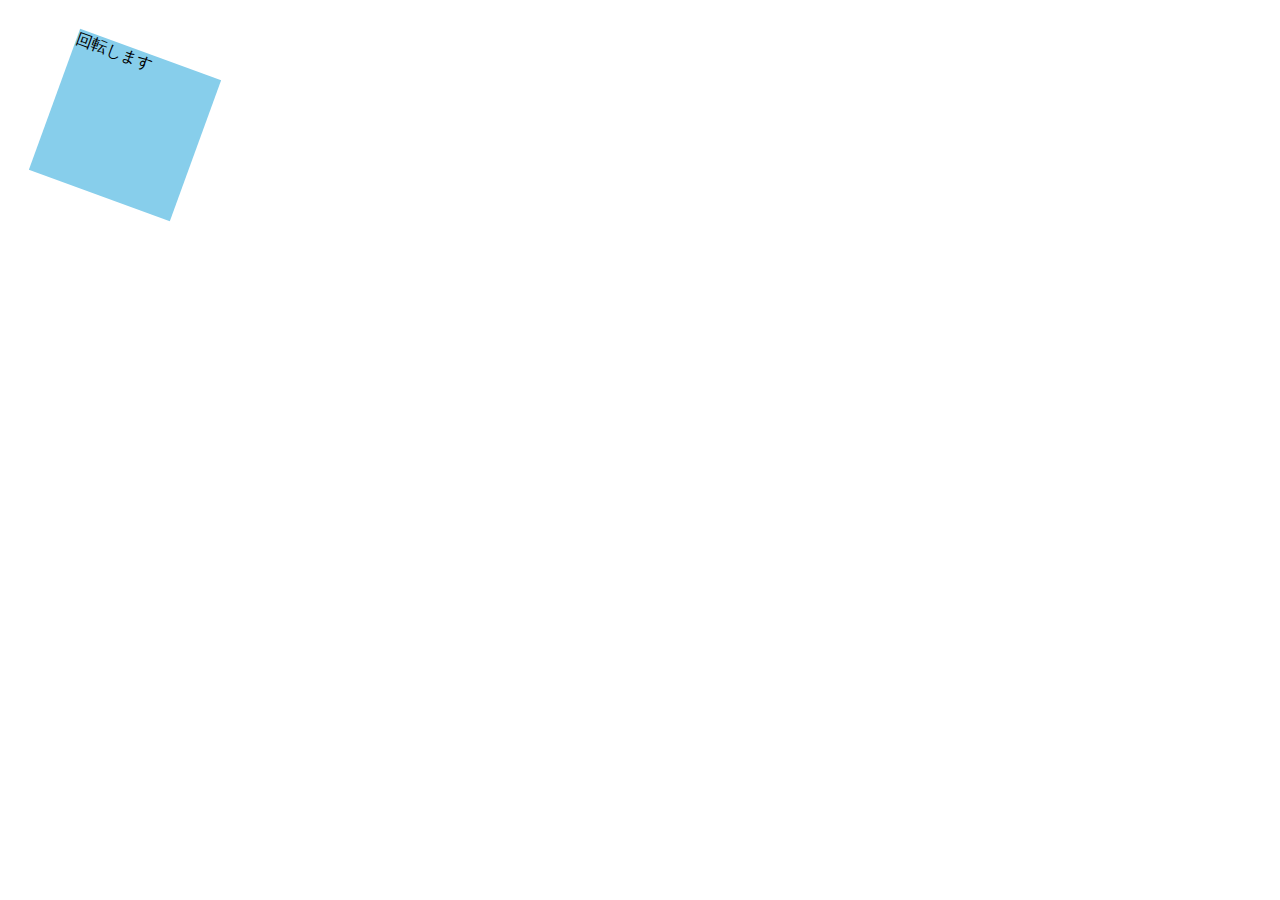
<file: kadai_mdn_css/mdn.html>
<!DOCTYPE html>
<html>

<head>
    <style>
        div {
            position: absolute;
            left: 50px;
            top: 50px;
            width: 150px;
            height: 150px;
            background-color: skyblue;
            rotate: 20deg;
        }
    </style>
</head>

<body>
    <div>
        回転します
    </div>

</body>

</html>
</file>
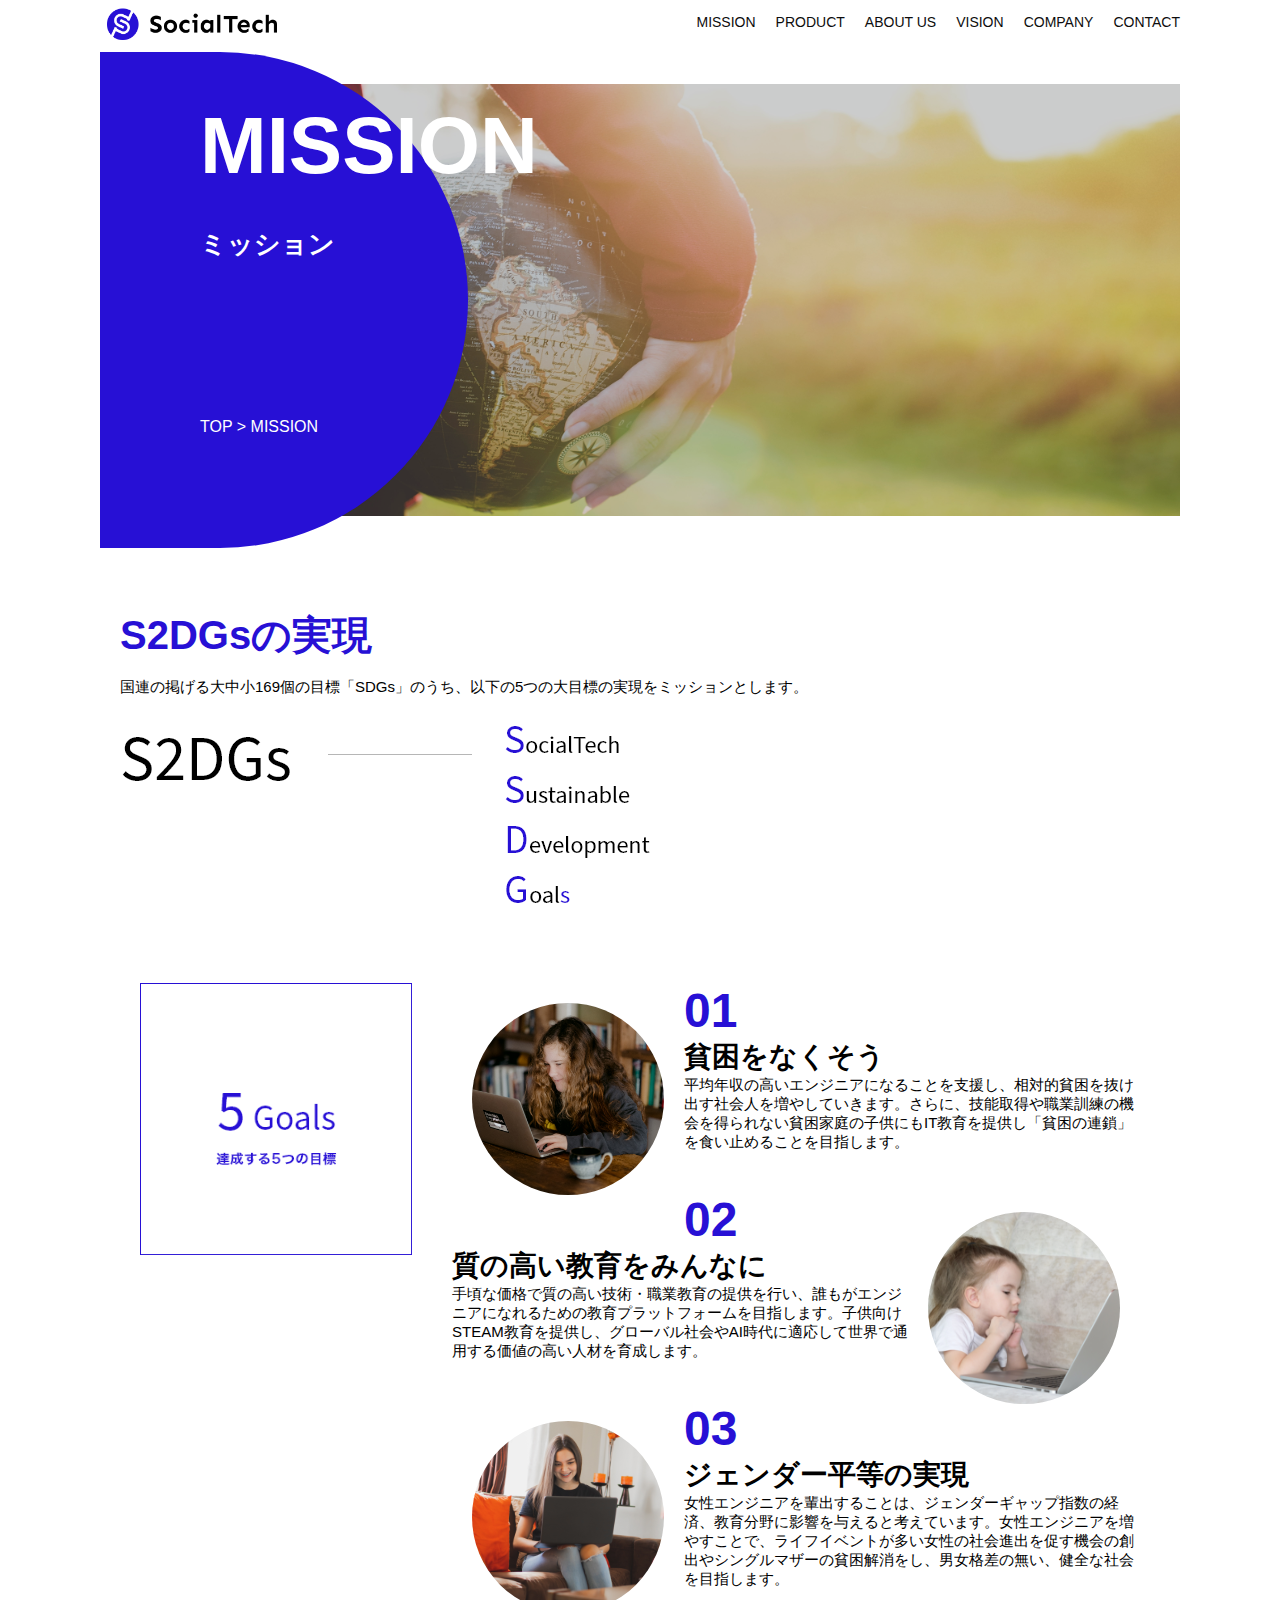
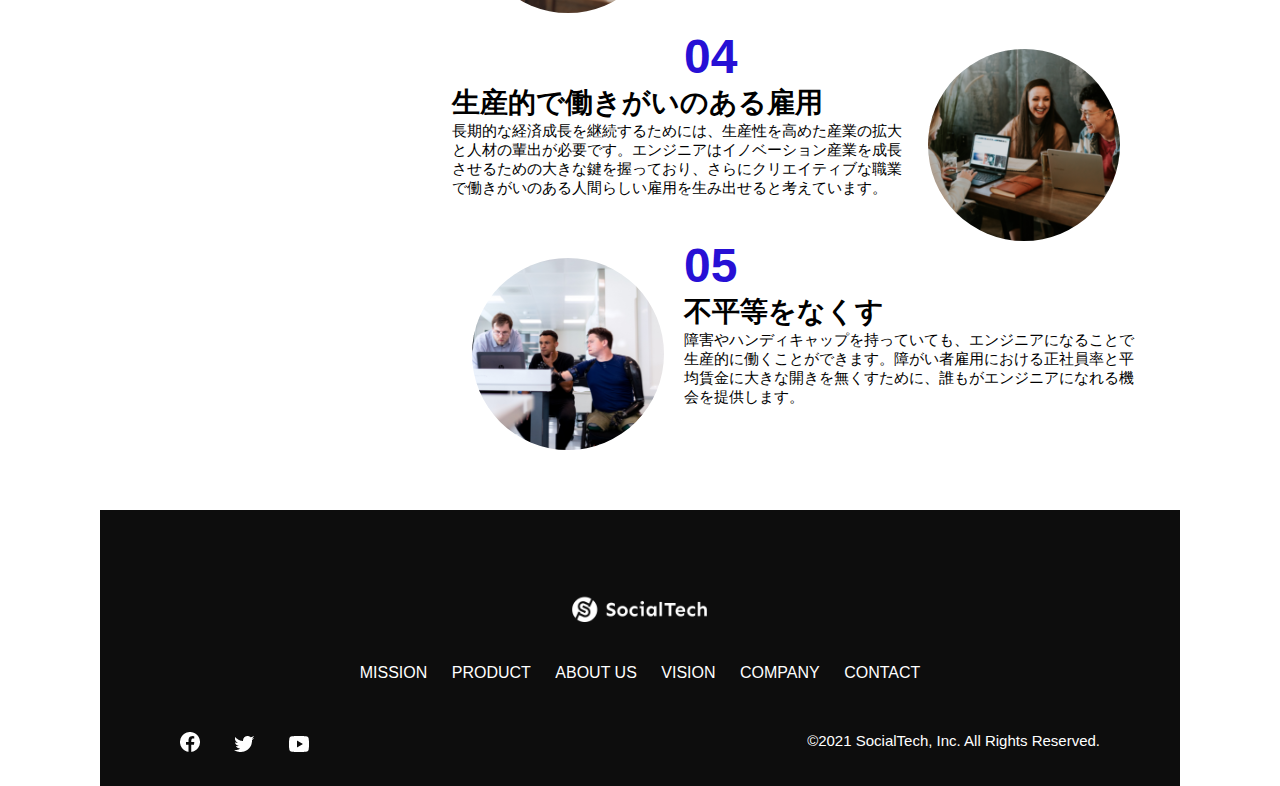
<file: kadai_tutorial_output/mission.html>
<!DOCTYPE html>
<html>
<head>
    <title>SocialTech - MISSION ミッション -</title>
    <meta charset="utf-8">
    <meta name="description" content="SocialTechが目指す5つの目標(S2DGs)を紹介します">
    <meta name="viewport" content="width=device-width, initial-scale=1.0">
    <link rel="stylesheet" href="style.css">
</head>

<body>
    <!-- ヘッダー -->
    <header>
      <!-- ロゴ -->
      <a href="index.html" id="logo">
        <img src="images/logo.png" alt="トップページに戻る">
      </a>

      <!-- PC用ナビゲーション -->
      <nav id="nav-pc">
        <ul>
          <li><a href="mission.html">MISSION</a></li>
          <li><a href="product.html">PRODUCT</a></li>
          <li><a href="index.html#aboutus">ABOUT US</a></li>
          <li><a href="index.html#vision">VISION</a></li>
          <li><a href="index.html#company">COMPANY</a></li>
          <li><a href="index.html#contact">CONTACT</a></li>
        </ul>
      </nav>

      <!-- スマホ用メニューボタン -->
      <button id="menu-sp" onclick="document.getElementById('nav-sp').style.display = 'block'">
        <img src="images/button-menu.png" alt="ナビゲーションを開く">
      </button>

      <!-- スマホ用ナビゲーション -->
      <div id="nav-sp">
        <button id="close" onclick="document.getElementById('nav-sp').style.display = 'none'">
          <img src="images/button-close.png" alt="ナビゲーションを閉じる">
        </button>

        <nav>
          <ul>
            <li>
              <a id="logo-sp" href="index.html" onclick="document.getElementById('nav-sp').style.display = 'none'"><img src="images/logo-sp.png" alt="トップページに戻る"></a>
            </li>
            <li><a class="menu" href="mission.html" onclick="document.getElementById('nav-sp').style.display = 'none'">MISSION</a></li>
            <li><a class="menu" href="product.html" onclick="document.getElementById('nav-sp').style.display = 'none'">PRODUCT</a></li>
            <li><a class="menu" href="index.html#aboutus" onclick="document.getElementById('nav-sp').style.display = 'none'">ABOUT US</a></li>
            <li><a class="menu" href="index.html#vision" onclick="document.getElementById('nav-sp').style.display = 'none'">VISION</a></li>
            <li><a class="menu" href="index.html#company" onclick="document.getElementById('nav-sp').style.display = 'none'">COMPANY</a></li>
            <li><a class="menu" href="index.html#contact" onclick="document.getElementById('nav-sp').style.display = 'none'">CONTACT</a></li>
          </ul>
        </nav>
        <div id="sns">
          <a href="https://www.facebook.com/sejuku2013">
            <img src="images/button-facebook.png" alt="Facebookのリンク">
          </a>
          <a href="https://twitter.com/samuraijuku">
            <img src="images/button-twitter.png" alt="Twitterのリンク">
          </a>
          <a href="https://www.youtube.com/channel/UCCFOQO5aDK0xXam4cUQXT8g">
            <img src="images/button-youtube.png" alt="YouTubeのリンク">
          </a>
        </div>
      </div>
    </header>

    <main>
    <article>
        <section id="mission-main">
            <div class="mission-main-inner">
                <div id="mission-title">
                    <h1>MISSION<br><span>ミッション</span></h1>
                    <p>TOP > MISSION</p>
                </div>
            </div>
        </section>

        <section id="mission-s2dgs">
            <h2 class="mission-h2">S2DGsの実現</h2>
            <p>国連の掲げる大中小169個の目標「SDGs」のうち、以下の5つの大目標の実現をミッションとします。</p>
            <img src="images/mission/mission-s2dgs.png" alt="S2DGs">
        </section>

        <section id="mission-five-goals">
            <div class="five-goals-image">
              <img src="images/mission/mission-5goals.png" alt="5Goals">
            </div>
            <div class="five-goals-read">
                <div>
                  <img class="fivegoals-image-left" src="images/mission/mission-5goals01.png" alt="PCを操作する女の子">
                  <span class="fivegoals-number">01</span>
                  <h3 class="fivegoals-h3">貧困をなくそう</h3>
                  <p class="fivegoals-p">平均年収の高いエンジニアになることを支援し、相対的貧困を抜け出す社会人を増やしていきます。さらに、技能取得や職業訓練の機会を得られない貧困家庭の子供にもIT教育を提供し「貧困の連鎖」を食い止めることを目指します。</p>
                </div>
                <div>
                  <img class="fivegoals-image-right" src="images/mission/mission-5goals02.png" alt="PCを見つめる小さい女の子">
                  <span class="fivegoals-number">02</span>
                  <h3 class="fivegoals-h3">質の高い教育をみんなに</h3>
                  <p class="fivegoals-p">手頃な価格で質の高い技術・職業教育の提供を行い、誰もがエンジニアになれるための教育プラットフォームを目指します。子供向けSTEAM教育を提供し、グローバル社会やAI時代に適応して世界で通用する価値の高い人材を育成します。</p>
                </div>
                <div>
                  <img class="fivegoals-image-left" src="images/mission/mission-5goals03.png" alt="PCを操作する女性">
    
                  <span class="fivegoals-number">03</span>
                  <h3 class="fivegoals-h3">ジェンダー平等の実現</h3>
                  <p class="fivegoals-p">女性エンジニアを輩出することは、ジェンダーギャップ指数の経済、教育分野に影響を与えると考えています。女性エンジニアを増やすことで、ライフイベントが多い女性の社会進出を促す機会の創出やシングルマザーの貧困解消をし、男女格差の無い、健全な社会を目指します。</p>
                </div>
                <div>
                  <img class="fivegoals-image-right" src="images/mission/mission-5goals04.png" alt="笑顔で話し合う3人の男女">
                  <span class="fivegoals-number">04</span>
                  <h3 class="fivegoals-h3">生産的で働きがいのある雇用</h3>
                  <p class="fivegoals-p">長期的な経済成長を継続するためには、生産性を高めた産業の拡大と人材の輩出が必要です。エンジニアはイノベーション産業を成長させるための大きな鍵を握っており、さらにクリエイティブな職業で働きがいのある人間らしい雇用を生み出せると考えています。</p>
                </div>
                <div>
                  <img class="fivegoals-image-left" src="images/mission/mission-5goals05.png" alt="障害を持つ男性が生き生きと働く様子">
                  <span class="fivegoals-number">05</span>
                  <h3 class="fivegoals-h3">不平等をなくす</h3>
                  <p class="fivegoals-p">障害やハンディキャップを持っていても、エンジニアになることで生産的に働くことができます。障がい者雇用における正社員率と平均賃金に大きな開きを無くすために、誰もがエンジニアになれる機会を提供します。</p>
                </div>
              </div>
            </section>


    </article>
    </main>

    <footer>
      <div id="footer-logo">
        <img src="images/logo-sp.png" alt="SocialTech">
      </div>
      <div id="footer-link">
        <a href="mission.html">MISSION</a>
        <a href="product.html">PRODUCT</a>
        <a href="index.html#aboutus">ABOUT US</a>
        <a href="index.html#vision">VISION</a>
        <a href="index.html#company">COMPANY</a>
        <a href="index.html#contact">CONTACT</a>
      </div>
      <div id="sns-footer">
        <div class="sns-btns">
          <a href="https://www.facebook.com/sejuku2013"><img src="images/button-facebook.png" alt="Facebookのリンク"></a>
          <a href="https://twitter.com/samuraijuku"><img src="images/button-twitter.png" alt="Twitterのリンク"></a>
          <a href="https://www.youtube.com/channel/UCCFOQO5aDK0xXam4cUQXT8g"><img src="images/button-youtube.png" alt="YouTubeのリンク"></a>
        </div>
        <p id="copyright">&copy;2021 SocialTech, Inc. All Rights Reserved.</p>
      </div>
    </footer>

  </body>
</html>
</file>
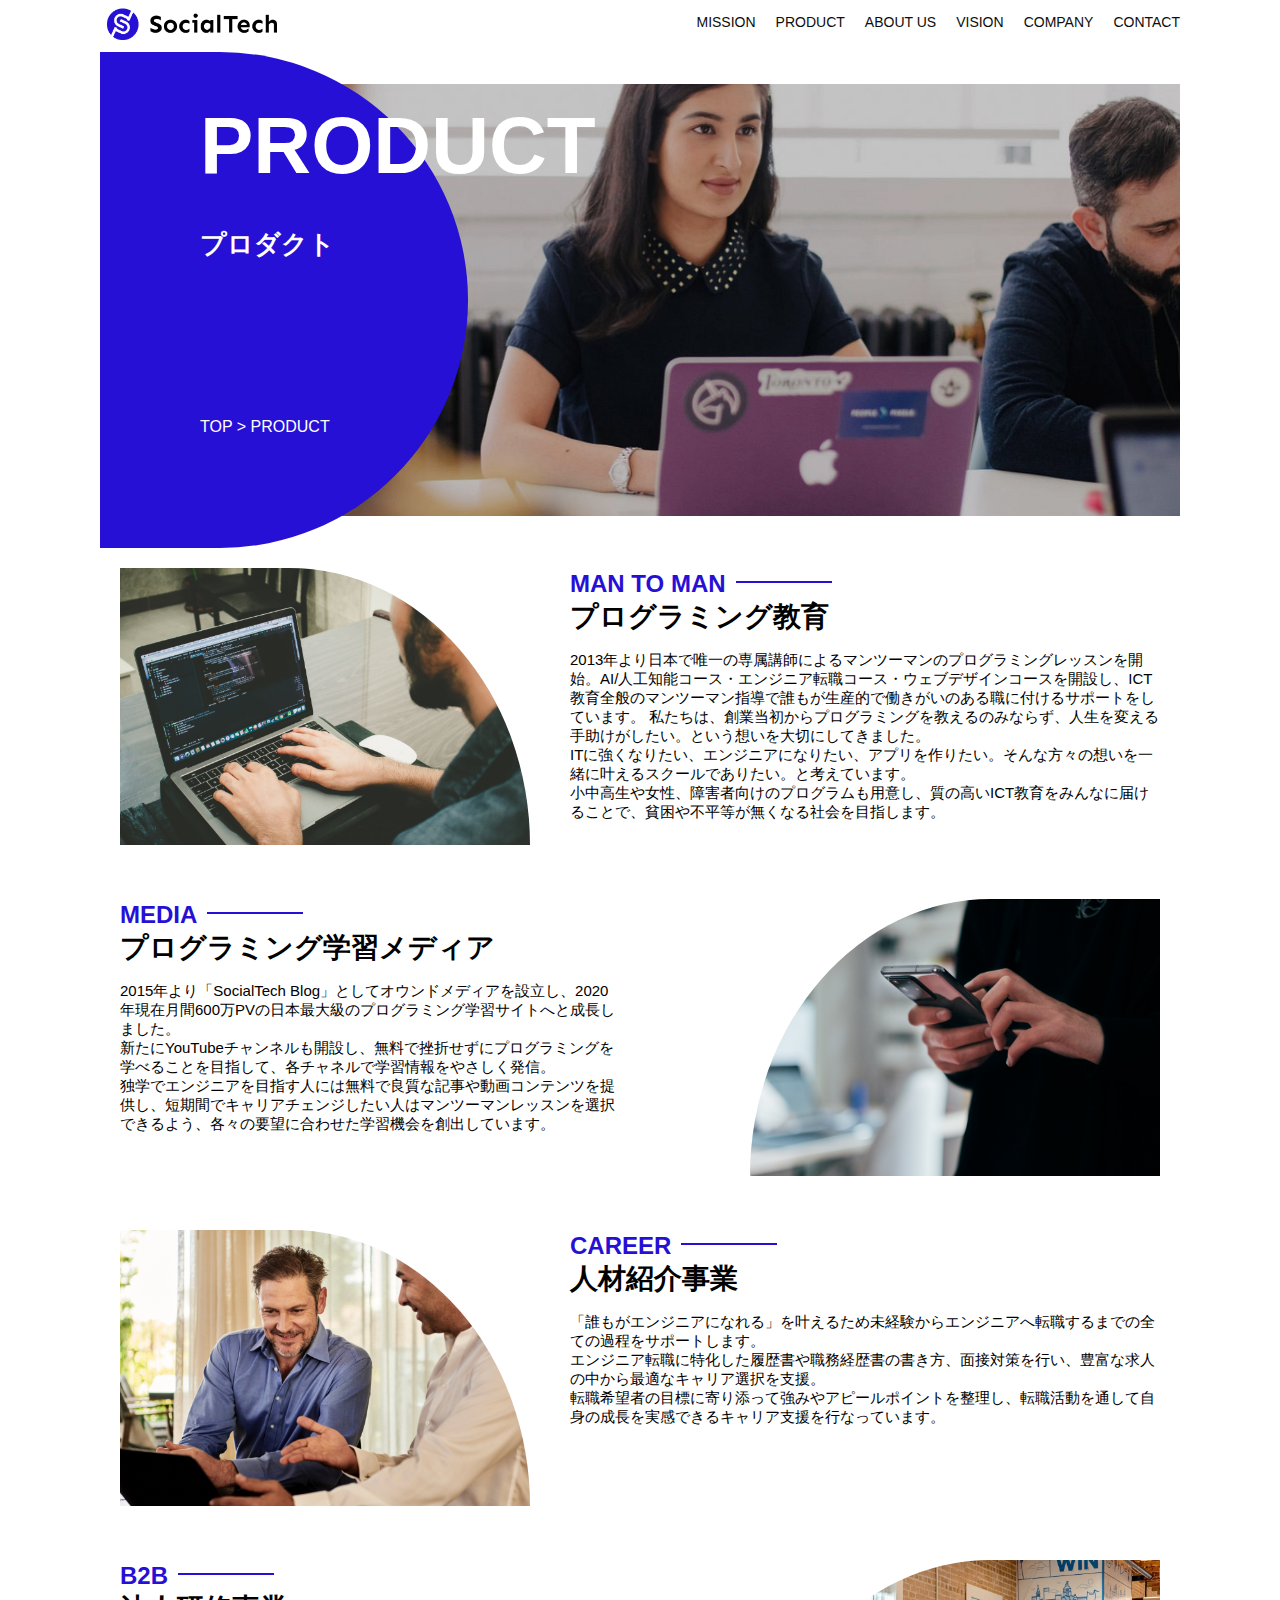
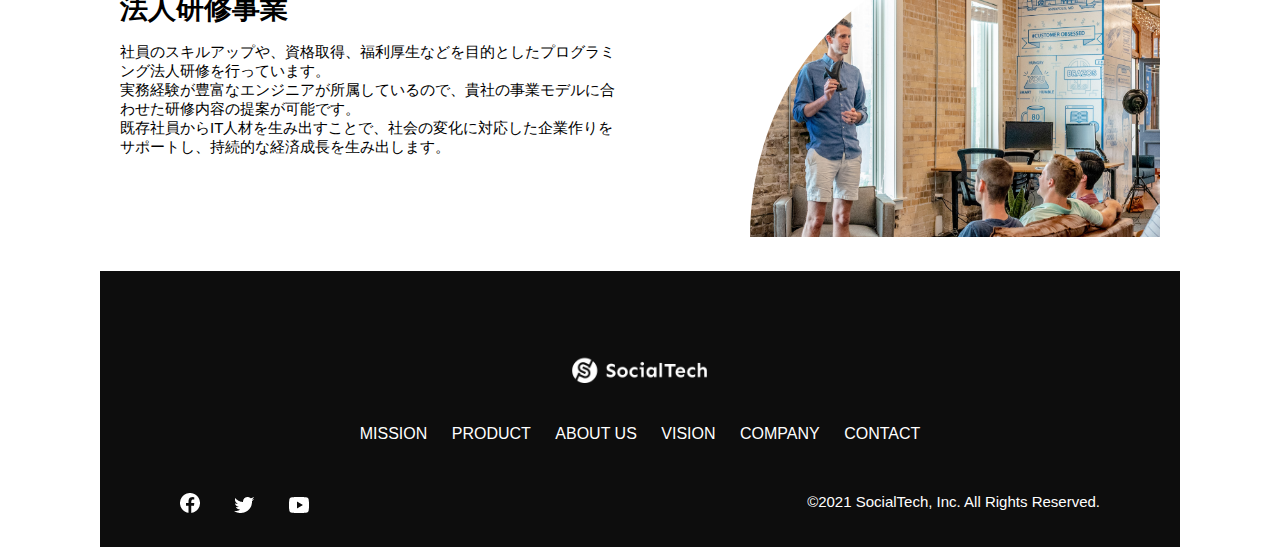
<file: kadai_tutorial_output/product.html>
<!DOCTYPE html>
<html>
  <head>
    <title>SocialTech -PRODUCT プロダクト-</title>
    <meta charset="utf-8">
    <meta name="description" content="SocialTechの4つのプロダクトを紹介します">
    <meta name="viewport" content="width=device-width, initial-scale=1.0">
    <link rel="stylesheet" href="style.css">
  </head>

  <body>
    <!-- ヘッダー -->
    <header>
      <!-- ロゴ -->
      <a href="index.html" id="logo">
        <img src="images/logo.png" alt="トップページに戻る">
      </a>

      <!-- PC用ナビゲーション -->
      <nav id="nav-pc">
        <ul>
          <li><a href="mission.html">MISSION</a></li>
          <li><a href="product.html">PRODUCT</a></li>
          <li><a href="index.html#aboutus">ABOUT US</a></li>
          <li><a href="index.html#vision">VISION</a></li>
          <li><a href="index.html#company">COMPANY</a></li>
          <li><a href="index.html#contact">CONTACT</a></li>
        </ul>
      </nav>

      <!-- スマホ用メニューボタン -->
      <button id="menu-sp" onclick="document.getElementById('nav-sp').style.display = 'block'">
        <img src="images/button-menu.png" alt="ナビゲーションを開く">
      </button>

      <!-- スマホ用ナビゲーション -->
      <div id="nav-sp">
        <button id="close" onclick="document.getElementById('nav-sp').style.display = 'none'">
          <img src="images/button-close.png" alt="ナビゲーションを閉じる">
        </button>

        <nav>
          <ul>
            <li>
              <a id="logo-sp" href="index.html" onclick="document.getElementById('nav-sp').style.display = 'none'"><img src="images/logo-sp.png" alt="トップページに戻る"></a>
            </li>
            <li><a class="menu" href="mission.html" onclick="document.getElementById('nav-sp').style.display = 'none'">MISSION</a></li>
            <li><a class="menu" href="product.html" onclick="document.getElementById('nav-sp').style.display = 'none'">PRODUCT</a></li>
            <li><a class="menu" href="index.html#aboutus" onclick="document.getElementById('nav-sp').style.display = 'none'">ABOUT US</a></li>
            <li><a class="menu" href="index.html#vision" onclick="document.getElementById('nav-sp').style.display = 'none'">VISION</a></li>
            <li><a class="menu" href="index.html#company" onclick="document.getElementById('nav-sp').style.display = 'none'">COMPANY</a></li>
            <li><a class="menu" href="index.html#contact" onclick="document.getElementById('nav-sp').style.display = 'none'">CONTACT</a></li>
          </ul>
        </nav>
        <div id="sns">
          <a href="https://www.facebook.com/sejuku2013">
            <img src="images/button-facebook.png" alt="Facebookのリンク">
          </a>
          <a href="https://twitter.com/samuraijuku">
            <img src="images/button-twitter.png" alt="Twitterのリンク">
          </a>
          <a href="https://www.youtube.com/channel/UCCFOQO5aDK0xXam4cUQXT8g">
            <img src="images/button-youtube.png" alt="YouTubeのリンク">
          </a>
        </div>
      </div>
    </header>

    <main>
      <article>
        <section id="product-main">
            <div class="product-main-inner">
              <div id="product-title">
                <h1>PRODUCT<br><span>プロダクト</span></h1>
                <p>TOP > PRODUCT</p>
              </div>
            </div>
          </section>

          <section class="product-section product-section-left">
            <div class="product-section-img">
              <img src="images/product/product-mantoman.png" alt="PCでコードを書く男性">
            </div>
            <div class="product-read">
              <h2 class="product-h2">MAN TO MAN</h2>
              <h3 class="product-h3">プログラミング教育</h3>
              <p>
                2013年より日本で唯一の専属講師によるマンツーマンのプログラミングレッスンを開始。AI/人工知能コース・エンジニア転職コース・ウェブデザインコースを開設し、ICT教育全般のマンツーマン指導で誰もが生産的で働きがいのある職に付けるサポートをしています。 私たちは、創業当初からプログラミングを教えるのみならず、人生を変える手助けがしたい。という想いを大切にしてきました。<br>ITに強くなりたい、エンジニアになりたい、アプリを作りたい。そんな方々の想いを一緒に叶えるスクールでありたい。と考えています。<br>小中高生や女性、障害者向けのプログラムも用意し、質の高いICT教育をみんなに届けることで、貧困や不平等が無くなる社会を目指します。
              </p>
            </div>
          </section>
  
          <section class="product-section product-section-right">
            <div class="product-read">
              <h2 class="product-h2">MEDIA</h2>
              <h3 class="product-h3">プログラミング学習メディア</h3>
              <p>2015年より「SocialTech Blog」としてオウンドメディアを設立し、2020年現在月間600万PVの日本最大級のプログラミング学習サイトへと成長しました。<br>新たにYouTubeチャンネルも開設し、無料で挫折せずにプログラミングを学べることを目指して、各チャネルで学習情報をやさしく発信。<br>独学でエンジニアを目指す人には無料で良質な記事や動画コンテンツを提供し、短期間でキャリアチェンジしたい人はマンツーマンレッスンを選択できるよう、各々の要望に合わせた学習機会を創出しています。</p>
            </div>
            <div class="product-section-img">
              <img src="images/product/product-media.png" alt="スマートフォンを操作する人">
            </div>
          </section>
  
          <section class="product-section product-section-left">
            <div class="product-section-img">
              <img src="images/product/product-career.png" alt="笑顔で話し合う2人の男性">
            </div>
            <div class="product-read">
              <h2 class="product-h2">CAREER</h2>
              <h3 class="product-h3">人材紹介事業</h3>
              <p>「誰もがエンジニアになれる」を叶えるため未経験からエンジニアへ転職するまでの全ての過程をサポートします。<br>エンジニア転職に特化した履歴書や職務経歴書の書き方、面接対策を行い、豊富な求人の中から最適なキャリア選択を支援。<br>転職希望者の目標に寄り添って強みやアピールポイントを整理し、転職活動を通して自身の成長を実感できるキャリア支援を行なっています。<br></p>
            </div>
          </section>
  
          <section class="product-section product-section-right">
            <div class="product-read">
              <h2 class="product-h2">B2B</h2>
              <h3 class="product-h3">法人研修事業</h3>
              <p>社員のスキルアップや、資格取得、福利厚生などを目的としたプログラミング法人研修を行っています。<br>実務経験が豊富なエンジニアが所属しているので、貴社の事業モデルに合わせた研修内容の提案が可能です。<br>既存社員からIT人材を生み出すことで、社会の変化に対応した企業作りをサポートし、持続的な経済成長を生み出します。</p>
            </div>
            <div class="product-section-img">
              <img src="images/product/product-b2b.png" alt="講演中の男性とそれを聴く人々">
            </div>
          </section>
      </article>
    </main>

    <footer>
      <div id="footer-logo">
        <img src="images/logo-sp.png" alt="SocialTech">
      </div>
      <div id="footer-link">
        <a href="mission.html">MISSION</a>
        <a href="product.html">PRODUCT</a>
        <a href="index.html#aboutus">ABOUT US</a>
        <a href="index.html#vision">VISION</a>
        <a href="index.html#company">COMPANY</a>
        <a href="index.html#contact">CONTACT</a>
      </div>
      <div id="sns-footer">
        <div class="sns-btns">
          <a href="https://www.facebook.com/sejuku2013"><img src="images/button-facebook.png" alt="Facebookのリンク"></a>
          <a href="https://twitter.com/samuraijuku"><img src="images/button-twitter.png" alt="Twitterのリンク"></a>
          <a href="https://www.youtube.com/channel/UCCFOQO5aDK0xXam4cUQXT8g"><img src="images/button-youtube.png" alt="YouTubeのリンク"></a>
        </div>
        <p id="copyright">&copy;2021 SocialTech, Inc. All Rights Reserved.</p>
      </div>
    </footer>
    
  </body>
</html>
</file>
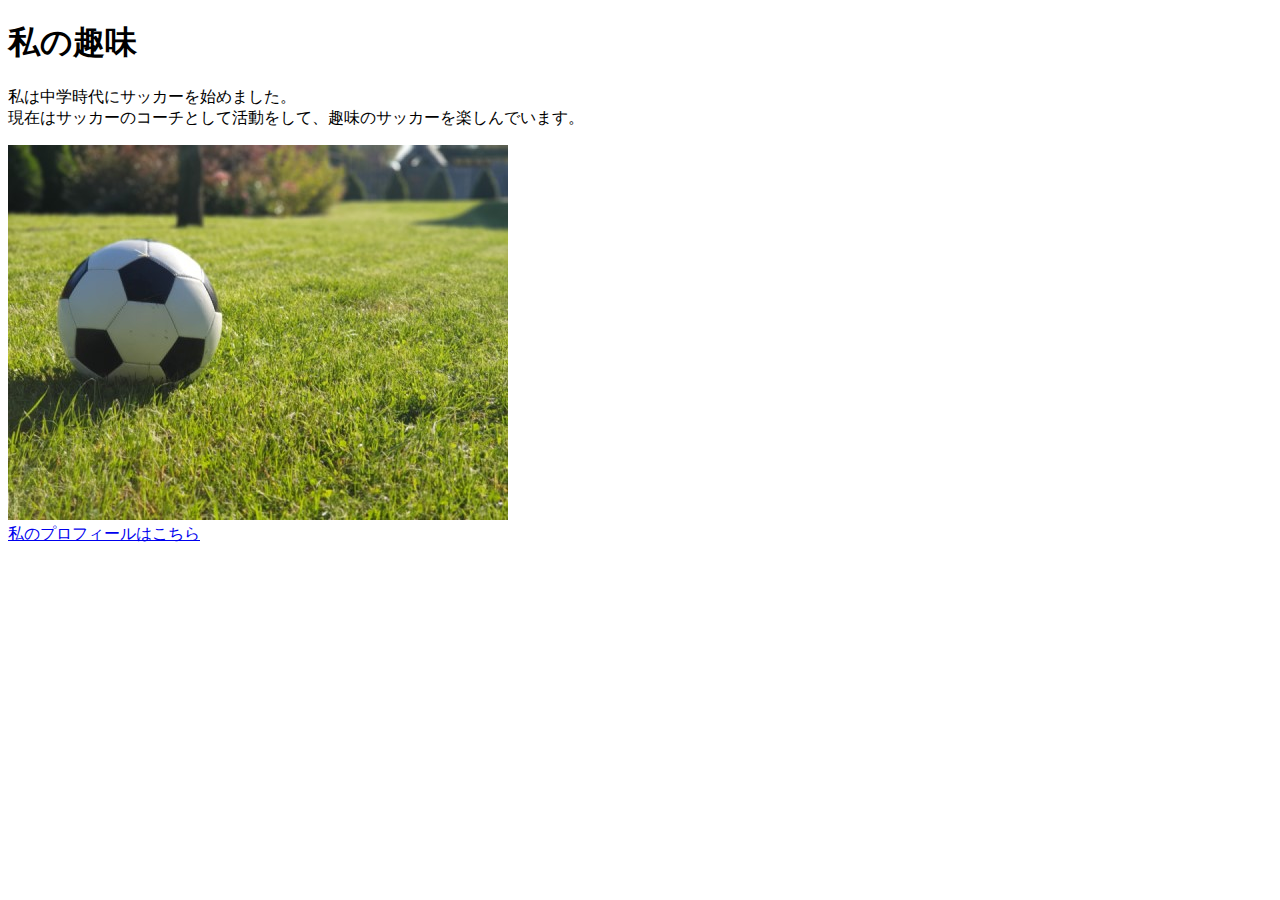
<file: kadai_005/html/kadai_005.html>
<!DOCTYPE html>
<html>
<head>
  <title>5章課題</title>
  <meta name="description" content="このページは5章の課題です。">
  <meta charset="UTF-8">
</head>
<body>
  <h1>私の趣味</h1>
  <p>私は中学時代にサッカーを始めました。<br>
     現在はサッカーのコーチとして活動をして、趣味のサッカーを楽しんでいます。
  </p>
  <img src="../images/sample.jpg" alt="写真"> <br>
  <a href="https://x.com/samuraijuku">私のプロフィールはこちら</a>
</body>
</html>
</file>
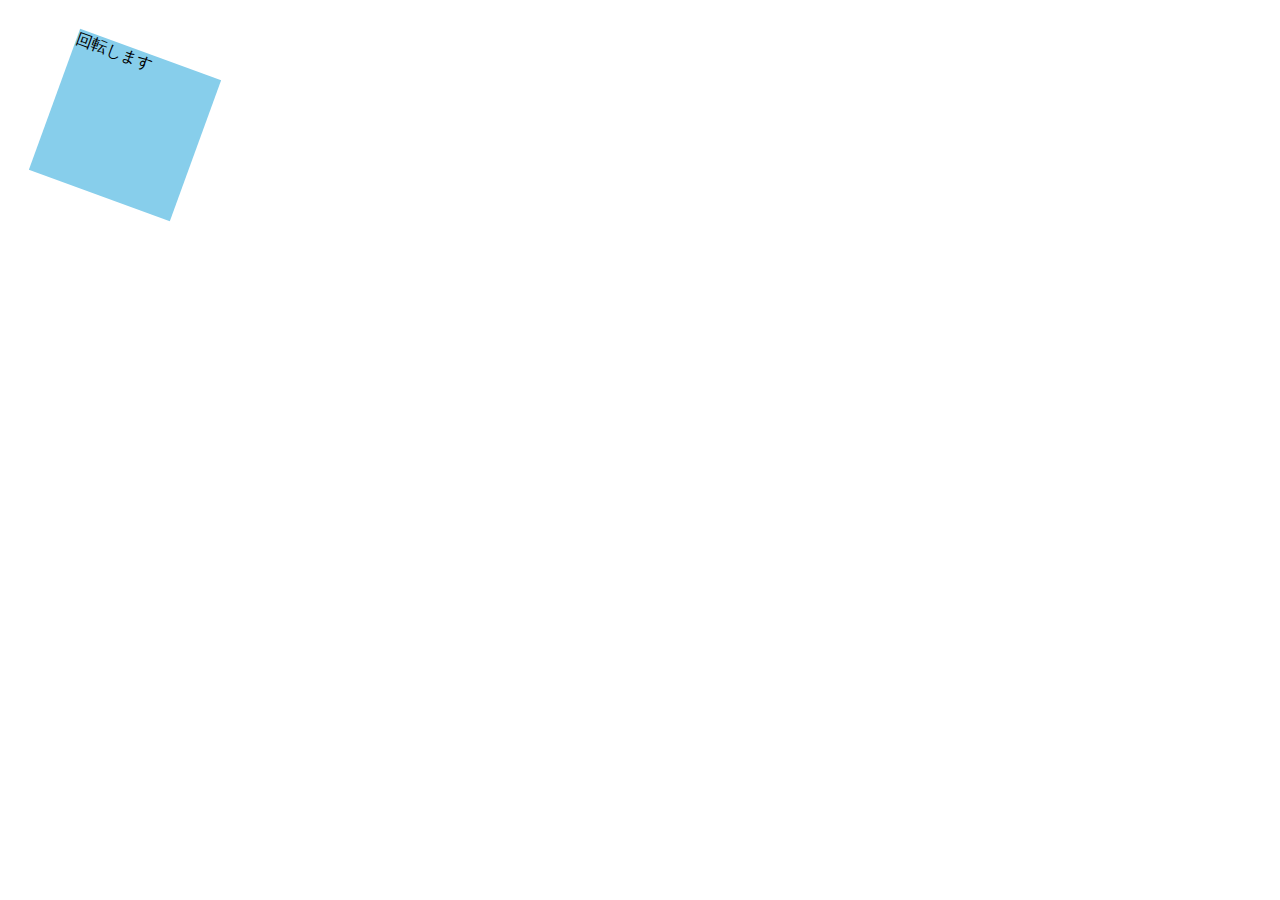
<file: kadai_mdn_css/kadai_mdn_css/mdn.html>
<!DOCTYPE html>
<html>

<head>
    <style>
        div {
            position: absolute;
            left: 50px;
            top: 50px;
            width: 150px;
            height: 150px;
            background-color: skyblue;
            transform: rotate(20deg);
        }
    </style>
</head>

<body>
    <div>
        回転します
    </div>

</body>

</html>
</file>
<file: html-css-kadai_013/style.css>
/* PC スマホ共通スタイル */
* {
  box-sizing: border-box;
}

p { 
  font-size: 15px;
}

body {
  max-width: 1080px;
  margin: 0;
  font-family: "Source Sans Pro","Hiragino Kaku Gothic ProN", Meiryo, Arial, sans-serif;
}

/* ヘッダー */
header {
  display: flex;
  justify-content: space-between;
}

/* ナビゲーションのレイアウト */
#nav-pc {
  font-size: 14px;
}

#nav-pc ul {
  display: flex;
  padding-left: 0;
}

#nav-pc li {
  list-style: none;
}

/* ナビゲーションのリンクの装飾設定 */
#nav-pc a {
  text-decoration: none;
  margin-left: 20px;
  color: #0d0d0d;
}

#nav-pc a:hover {
  text-decoration: underline;
}


/* 画面幅が767px以下のとき */
@media screen and (max-width: 767px) {
  body {
    min-width: 375px;
    margin: 0;
  }
  /* PCのナビゲーションを非表示に */
  #nav-pc {
    display: none;
  }
  /* ハンバーガーメニュー */
  #menu-sp {
    float: right;
    padding: 0;
  }
  /* スマホ用ナビゲーション */
  #nav-sp {
    background-color: #ce933e;
    position: absolute;
    left: 0;
    top: 0;
    height: 100%;
    width: 100%;
    display: none;
    z-index: 100;
  }
  #nav-sp ul {
    padding-left: 0;
  }
  #nav-sp li {
    list-style: none;
  }
  /* ☓ボタン */
  #close {
    position: absolute;
    top: 20px;
    right: 20px; 
  }
  /* ナビゲーション用ロゴ */
  #logo-sp {
    margin: 80px 0 30px 20px;
  }
  #nav-sp a {
    display: block;
  }
  #nav-sp a:link {
    color:#ffffff;
  }
  #nav-sp a:visited {
    color: #ffffff;
  }
  #nav-sp a:hover {
    color: #ffffff;
    text-decoration: underline;
  }
  #nav-sp a:active {
    color: #ffffff;
  }
  #nav-sp .menu {
    text-decoration: none;
    display: block;
    margin:0 20px 0 20px;
    height: 44px;
    font-size: 16px;
    background-image: url("images/arrow.png");
    background-repeat: no-repeat;
    background-position: right top;
  }
 
}

  #main-visual {
  width: 100%;
  
}
</file>
<file: kadai_tutorial_output/style.css>
/* PC、スマホ共通スタイル */
* {
  box-sizing: border-box;
}

p {
  font-size: 15px;
}

body {
  max-width: 1080px;
  margin: 0 auto 0 auto;
  font-family: "Source Sans Pro", "Hiragino Kaku Gothic ProN", Meiryo, Arial, sans-serif;
}
  
/* ヘッダー */
header {
  display: flex;
  justify-content: space-between;
}

/* ナビゲーションのレイアウト */
#nav-pc {
  font-size: 14px;
}

#nav-pc ul {
  display: flex;
  padding-left: 0;
}

#nav-pc li {
  list-style: none;
}

/* ナビゲーションのリンクの装飾設定 */
#nav-pc a {
  text-decoration: none;
  margin-left: 20px;
  color: #0d0d0d;
}

#nav-pc a:hover {
  text-decoration: underline;
}

/* スマホ用ナビを非表示 */
#nav-sp,
#menu-sp {
  display: none;
}

/* メインビジュアル*/
#main-visual {
  position: relative;
  height: 400px;
}

#main-message {
  position: absolute;
  top: 0;
  left: 0;
  background-color: #2710d5;
  color: #ffffff;
  border-radius: 0 0 476px 0;
  max-width: 620px;
  height: 100%;
  width: 100%;
  z-index: 11;
}

#main-message h1 {
  font-size: 60px;
  margin: 100px 0 0 50px;
}

#main-message > p {
  font-size: 28px;
  margin: 0 0 0 50px;
}

#main-visual > img {
  max-width: 620px;
  border-radius: 476px 0 0 0;
  position: absolute;
  top: 0;
  right: 0;
  z-index: 10;
}

/*見出し*/
h2 {
  margin: 40px 0 0 0;
}

h2::after {
  content: url("images/line.png");
  margin-left: 10px;
}

h3 {
  font-size: 27px;
}

/* ミッション */
#mission {
  margin: 80px auto 80px auto;
}

#mission-flex {
  display: flex;
}

#mission-flex > div {
  width: 50%;
  margin: 20px;
}

#mission-photo {
  width: 100%;
}

#s2dgs {
  margin-top: 50px;
  width: 100%;
}

/* プロダクト */
#product {
  background-color: #fafafa;
  margin: 80px 0 80px 0;
  padding: 10px 40px 0px 40px;
}

/* 外枠 */
#product .product-flex {
  margin-top: 40px;
  display: flex;
}

/* 左のカラム */
#product-left {
  width: 50%;
  margin-right: 20px;
}

/* 右のカラム */
#product-right {
  width: 50%;
  margin-left: 20px;
  margin-top: 80px;
}

/* 写真＋説明の枠 */
#product-left > div {
  position: relative;
  height: 480px;
  margin-right: 20px;
}

#product-right > div {
  position: relative;
  height: 480px;
  margin-left: 20px;
}

/* 写真*/
.product-photo {
  width: 100%;
}

/* 説明文の枠 */
.product-explain {
  background-color: #ffffff;
  position: absolute;
  left: 0;
  bottom: 50px;
  margin: 0 40px 0 40px;
  padding: 20px;
  box-shadow: 5px 5px 10px rgba(0, 0, 0, 0.05);
}

/* 説明文の英語 */
.product-explain > span {
  color: #2710d5;
  font-weight: bold;
  font-size: 16px;
  margin: 0px;
}

/* 説明文の見出し */
.product-explain > h3 {
  margin: 5px 0 5px 0;
}

/* 説明文 */
.product-explain > p {
  font-size: 14px;
  margin: 0;
}

/* もっと見るボタン */
#product-more {
  text-align: center;
}

#product-more a {
  position: relative;
  bottom: -42px;
}

/* ABOUT US */
#aboutus {
  margin: 80px auto 80px auto;
}

/* ３つの組織文化と写真を入れる枠 */
#aboutus > div {
  display: flex;
}

/* 写真 */
.culture-img {
  width: 50%;
  align-self: flex-start;
}

.culture-img2 {
  margin-top: 50px;
  width: 100%;
}

/* 3つの組織文化の表 */
.culture-table {
  margin-right: 50px;
}

/* 番号 */
.culture-num {
  font-size: 80px;
  color: #2710d5;
  padding: 0 20px 0 0;
}

/* 見出し */
.culture-table th {
  text-align: left;
  font-size: 28px;
  font-weight: bold;
}

/* 組織文化英語 */
.culture-en {
  color: #2710d5;
  font-size: 24px;
}

/* 説明文 */
.culture-description {
  margin: 0;
}

/* ビジョン */
#vision {
  margin: 80px auto 80px auto;
}

/* セクション内の外枠*/
#vision > div {
  display: flex;
  justify-content: space-between;
  flex-wrap: wrap;
}

/*7つの行動指針の枠*/
.vision-box {
  width: 300px;
  height: 300px;
  margin-bottom: 30px;
  position: relative;
}

.vision-box > img {
  width: 100%;
  position: relative;
  z-index: 30;
}

.vision-box > div {
  position: absolute;
  top: 0;
  left: 0;
  z-index: 31;
  margin-right: 20px;
}

.vision-box > div > h4 {
  color: #2710d5;
  font-size: 19px;
  margin: 80px 0 0 0;
}

.vision-box > div > h4::first-letter {
  font-size: 40px;
}

.vision-box > div > h5 {
  font-size: 20px;
  margin: 0 0 0 0;
}

.vision-box > div > p {
  margin: 10px 0 0 0;
}

/*会社概要*/
#company {
  margin: 80px auto 80px auto;
}

#company-table {
  width: 100%;
}

.tableheader {
  text-align: left;
  padding: 20px;
  border-bottom-color: #2710d5;
  border-bottom-width: 1px;
  border-bottom-style: solid;
  width: 100px;
}

.tableheader-first {
  border-top-color: #2710d5;
  border-top-width: 1px;
  border-top-style: solid;
}

.cell {
  padding: 30px;
  border-bottom-color: #ececec;
  border-bottom-width: 1px;
  border-bottom-style: solid;
}

.cell-first {
  border-top-color: #ececec;
  border-top-width: 1px;
  border-top-style: solid;
}

#company > iframe {
  width: 100%;
  height: 368px;
  margin-top: 40px;
}

/* お問い合わせ */
#contact {
  margin: 80px auto 80px auto;
}

/* 外枠 */
#contact > form > div {
  display: flex;
  flex-direction: row;
  flex-wrap: wrap;
  padding-bottom: 30px;
}

/* 左列　見出し */
.contact-heading {
  width: 240px;
  align-self: center;
}

/* 見出しのラベル */
.contact-label {
  font-weight: bold;
}

/* 必須 */
.contact-span {
  color: #ce2222;
  margin: 0 0 0 20px;
  font-weight: bold;
}

/* テキストボックス */
.contact-textbox {
  border-top: 0px;
  border-left: 0px;
  border-right: 0px;
  border-bottom-width: 1px;
  border-bottom-color: #707070;
  border-style: solid;
  background-color: #fafafa;
  height: 56px;
  width: 400px;
}

/* お問い合わせ内容のテキストエリア */
.contact-textarea {
  border-top: 0px;
  border-left: 0px;
  border-right: 0px;
  border-bottom-width: 1px;
  border-bottom-color: #707070;
  background-color: #fafafa;
  width: 400px;
  height: 200px;
}

/* 個人情報の取り扱い */
#contact dt {
  font-weight: bold;
}

#contact dd {
  margin: 0 0 16px 0;
}

#contact dd p {
  margin: 0;
}

#contact dd ul {
  padding-left: 0;
}

#contact dd li {
  margin-bottom: 0;
  list-style: none;
}

/* フッター */
footer {
  background-color: #0d0d0d;
  text-align: center;
  padding: 80px 80px 30px 80px;
}

#footer-logo {
  margin-bottom: 30px;
}

#footer-link {
  margin-bottom: 50px;
}

#footer-link > a {
  text-decoration: none;
  margin: 10px;
  color: #ffffff;
}

#footer-link > a:hover {
  text-decoration: underline;
}

#sns-footer {
  display: flex;
  justify-content: space-between;
  text-align: left;
}

#sns-footer a {
  margin-right: 30px;
}

#copyright {
  color: #ffffff;
  margin: 0;
}

/* mission.html用スタイル */
/* ミッションのメインビジュアル */
.mission-main-inner {
  background-image: url("images/mission/mission-main.png");
  background-repeat: no-repeat;
  background-position-y: center;
}

#mission-title {
  background-color: #2710d5;
  width: 368px;
  color: #ffffff;
  height: 496px;
  border-radius: 0 248px 248px 0;
  position: relative;
}

#mission-title h1 {
  position: absolute;
  top: 0;
  left: 100px;
  font-size: 80px;
  line-height: 1;
}

#mission-title h1 span {
  font-size: 26px;
}

#mission-title > p {
  position: absolute;
  top: 350px;
  left: 100px;
  font-size: 16px;
}

/* ミッションページ　S2DGSの設定 */
#mission-s2dgs {
  padding: 20px;
}

.mission-h2 {
  color: #2710d5;
  font-size: 40px;
}

.mission-h2::after {
  content: none;
}

/* ミッションページ　5つのゴールの設定 */
#mission-five-goals {
  padding: 20px;
  display: flex;
}

#mission-five-goals .five-goals-image {
  width: 30%;
  padding: 20px;
}

#mission-five-goals .five-goals-image img {
  width: 100%;
}

#mission-five-goals .five-goals-read {
  width: 70%;
  padding: 20px;
}

#mission-five-goals .five-goals-read > div {
  margin-bottom: 40px;
}

.fivegoals-image-right {
  float: right;
  margin: 20px;
}

.fivegoals-image-left {
  float: left;
  margin: 20px;
}

.fivegoals-number {
  color: #2710d5;
  font-size: 48px;
  font-weight: bold;
  margin: 0;
}

.fivegoals-h3 {
  font-size: 28px;
  margin: 0;
}

.fivegoals-p {
  margin: 0;
}

/* プロダクトページ */
.product-main-inner {
  background-image: url("images/product/product-main.png");
  background-repeat: no-repeat;
  background-position-y: center;
}

#product-title {
  background-color: #2710d5;
  width: 368px;
  color: #ffffff;
  height: 496px;
  border-radius: 0 248px 248px 0;
  position: relative;
}

#product-title h1 {
  position: absolute;
  top: 0;
  left: 100px;
  font-size: 80px;
  line-height: 1;
}

#product-title h1 span {
  font-size: 26px;
}

#product-title > p {
  position: absolute;
  top: 350px;
  left: 100px;
  font-size: 16px;
}

/* セクション */
.product-section {
  display: flex;
  padding: 20px 20px 0;
}

.product-section .product-section-img {
  width: 450px;
}

/* 右が画像のセクション*/
.product-section-left .product-section-img img {
  width: 100%;
  padding: 0 40px 30px 0;
  border-radius: 0 432px 0 0;
}

.product-section-left .product-read {
  width: 50%;
  flex-grow: 1;
}

.product-section-left .product-read p {
  margin-bottom: 0;
}

/* 右が画像のセクション*/
.product-section-right {
  justify-content: space-between;
}

.product-section-right .product-section-img img {
  width: 100%;
  padding: 0 0 30px 40px;
  border-radius: 432px 0 0 0;
}

.product-section-right .product-read {
  width: 500px;
}

.product-h2 {
  color: #2710d5;
  font-size: 24px;
  margin: 0;
}

.product-h3 {
  font-size: 28px;
  margin: 0;
}

/*====================
 スマートフォン用のスタイル
=====================*/
@media screen and (max-width: 767px) {
  /* PC用ナビゲーション非表示 */
  #nav-pc {
    display: none;
  }

  /* ハンバーガーメニュー */
  #menu-sp {
    display: block;
    background-color: transparent;
    float: right;
    padding: 0;
    border: none;
  }

  /* スマホ用ナビゲーションの表示切替*/
  /* 初期状態、レイアウトと非表示設定 */
  #nav-sp {
    background-color: #2710d5;
    position: fixed;
    left: 0;
    top: 0;
    height: 100%;
    width: 100%;
    display: none;
    z-index: 100;
  }

  /* ×ボタン */
  #close {
    position: absolute;
    top: 20px;
    right: 20px;
    background-color: transparent;
    border: none;
  }

  #nav-sp nav ul {
    padding-left: 0;
  }

  #nav-sp nav li {
    list-style: none;
  }

  /* ナビゲーションメニュー用ロゴ */
  #logo-sp {
    margin: 80px 0 30px 20px;
  }

  /* ナビゲーションのリンクの装飾設定 */
  #nav-sp nav a {
    display: block;
    color: #ffffff;
  }

  #nav-sp nav a:hover {
    text-decoration: underline;
  }

  #nav-sp .menu {
    text-decoration: none;
    margin: 0 20px 0 20px;
    height: 44px;
    font-size: 16px;
    background-image: url("images/arrow.png");
    background-repeat: no-repeat;
    background-position: right top;
  }

  #sns {
    position: absolute;
    bottom: 20px;
    left: 20px;
  }

  #sns > a {
    margin-right: 30px;
  }

  /* メインビジュアル */
  #main-visual {
    position: relative;
    height: 470px;
  }

  #main-visual > div {
    text-align: center;
    height: 280px;
  }

  #main-visual h1 {
    font-size: 28px;
    margin: 90px 0 0 0;
  }

  #main-visual > div > p {
    margin: 0;
    font-size: 15px;
  }

  #main-visual > img {
    width: 100%;
    border-radius: 476px 0 0 0;
    top: auto;
    bottom: 0;
  }

  /*見出し*/
  h2 {
    margin: 15px 0 15px 0;
  }
  
  h3 {
    font-size: 24px;
    margin: 10px 0 0 0;
  }

  /* ミッション */
  #mission {
    margin: 20px 0 20px 0;
    padding: 0 20px 0 20px;
  }

  #mission-flex {
    flex-direction: column;
  }

  #mission-flex > div {
  width: 100%;
  margin: 0;
}

  /* プロダクト */
  #product {
    margin: 0;
    padding: 10px 20px 0 20px;
  }

  /* 外枠 */
  #product .product-flex {
    flex-direction: column;
    margin-top: 0;
  }

  /* 左右のカラム　スマホでは縦並び */
  #product-left,
  #product-right {
    width: 100%;;
    margin: 0;
  }

  /* 写真＋説明の枠 */
  #product-left > div,
  #product-right > div {
    height: auto;
    margin: 0;
  }

  /* 説明文の枠 */
  .product-explain {
    position: relative;
    margin: 0;
  }

  .product-explain > h3 {
    margin: 10px 0 10px 0;
    font-size: 24px;
  }

  /* もっと見るボタン */
  #product-more {
    text-align: left;
  }

  /* ABOUT US */
  #aboutus {
    margin: 80px 20px 80px 20px;
  }

  #aboutus > div {
    flex-direction: column;
  }

  .culture-table th {
    font-size: 16px;
  }

  .culture-table {
    margin-right: 0;
    padding-right: 20px;
    order: 2;
  }

  .culture-img {
    width: 100%;
    order: 1;
  }

  .culture-img2 {
    margin-top: 0;
  }

  .culture-num {
    padding: 0;
  }

  .culture-description {
    margin: 0;
  }

  /* ビジョン */
  #vision {
    margin: 80px 20px 80px 20px;
  }

  .vision-box > img {
    position: absolute;
    top: 0;
    left: 0;
  }

  .vision-box > div > h4 {
    margin: 60px 0 0 0;
  }

  /*会社概要*/
  #company {
    margin: 0 20px 0 20px;
  }

  #company > h3 {
    margin-bottom: 20px;
  }

  .tableheader {
    width: 50px;
  }

  .cell {
    padding: 20px;
  }

  #company > iframe {
    height: 240px;
  }

  /* お問い合わせ */
  #contact {
    margin: 80px 20px 80px 20px;
  }

  #contact > h3 {
    margin-bottom: 20px;
  }

  #contact > form > div {
    flex-direction: column;
    margin-bottom: 20px;
  }

  .contact-heading {
    align-self: auto;
    margin-bottom: 20px;
  }

  .contact-textbox {
    min-width: 300px;
    width: 100%;
  }

  .contact-textarea {
    height: 150px;
    width: 100%;
  }

  .radiobutton {
    margin-bottom: 20px;
  }

  /* フッター */
  footer {
    padding: 30px 20px 50px 20px;
    text-align: left;
  }

  #footer-link > a {
    margin: 0 20px 30px 0;
    display: block;
    background-image: url("images/arrow.png");
    background-repeat: no-repeat;
    background-position: right top;
  }

  #footer-link > a:hover {
    text-decoration: underline;
  }

  #sns-footer {
    flex-direction: column;
    justify-content: flex-start;
  }

  #copyright {
    font-size: 12px;
    margin-top: 30px;
  }

  /* mission.html用スタイル */
  /* ミッションのメインビジュアル */
  #mission-main {
    height: 256px;
    margin-top: 4%;
    position: relative;
  }

  .mission-main-inner {
    height: 80%;
    background-size: cover;
  }

  #mission-title {
    width: 136px;
    height: 256px;
    position: absolute;
    top: -10%;
  }

  #mission-title h1 {
    left: 20px;
    font-size: 40px;
  }

  #mission-title h1 span {
    font-size: 18px;
  }

  #mission-title > p {
    top: 180px;
    left: 20px;
    font-size: 13px;
  }

  /* ミッションページ　S2DGSの設定 */
  .mission-h2 {
    font-size: 38px;
    margin: 0px;
  }

  .mission-h2::after {
    content: none;
  }

  #mission-s2dgs > img {
    width: 100%;
  }

  /* ミッションページ　5つのゴールの設定 */
  #mission-five-goals {
    flex-direction: column;
  }

  #mission-five-goals > div {
    padding: 0;
  }

  #mission-five-goals .five-goals-image,
  #mission-five-goals .five-goals-read {
    width: 100%;
    padding: 0;
  }

  #mission-five-goals .five-goals-read > div {
    display: flex;
    flex-direction: column;
  }

  .fivegoals-image-right,
  .fivegoals-image-left {
    align-self: center;
  }

  /* プロダクトページ */
  #product-main {
    height: 256px;
    margin-top: 4%;
    position: relative;
  }

  .product-main-inner {
    height: 80%;
    background-size: cover;
  }

  #product-title {
    width: 136px;
    height: 256px;
    position: absolute;
    top: -10%;
  }
  
  #product-title h1 {
    left: 20px;
    font-size: 40px;
  }

  #product-title h1 span {
    font-size: 18px;
  }

  #product-title > p {
    top: 180px;
    left: 20px;
    font-size: 13px;
  }

  /* セクション */
  .product-section {
    flex-direction: column;
  }

  .product-section .product-section-img {
    width: 100%;
  }
  
  .product-section .product-section-img img {
    width: 100%;
    padding: 0;
  }

  /* 右が画像のセクション*/
  .product-section-left .product-section-img img {
    border-radius: 0 300px 0 0;
  }

  .product-section-left .product-read {
    width: 100%;
    flex-grow: 1;
  }

  /* 右が画像のセクション*/
  .product-section-right .product-section-img img {
    order: 1;
    border-radius: 300px 0 0 0;
  }

  .product-section-right .product-read {
    order: 2;
    width: 100%;
  }

}
</file>
<file: kadai_015/style.css>
:root {
    font-size: 20px;
}
.blue {
    color: skyblue;
}
.pink {
    color: rgb(255, 192, 203) ;
}
body {
    font-family: "Arial", "Meiryo", sans-serif;
    text-align: center;
}
h1 {
    font-family: "Josefin Sans",sans-serif;
    font-size: 2rem;
    letter-spacing: 1.2rem;
    text-shadow: 2px 2px 5px rgba(0,0,0,0.3);
    border-bottom:3px solid rgb(115,115,114);
}
#basic p {
    font-weight: bold;

}
</file>
<file: kadai_018/style.css>
#top {
  width: 800px;
  background-color: #dcc9f4;
  margin: 20px auto;
  text-align: center;  
}
.top-child {
  display: inline-block;
  width: 20%;
  background-color: #ffd9df;  
  text-align: center;
  padding-top: 1px;
  padding-bottom: 1px;
}
#middle {
  position: relative;
  width: 800px;
  height: 800px;
  background-color: #ffd9df;
  margin: 20px auto;
}
#middle-child01 {
  position: absolute;
  top: 100px;
  left: 100px;
  width: 200px;
  height: 200px;
  background: #87ceeb;
}
#middle-child02 {
  position: absolute;
  top: 300px;
  left: 300px;
  width: 200px;
  height: 200px;
  background: #87ceeb;
}
#middle-child03 {
  position: absolute;
  top: 500px;
  left: 500px;
  width: 200px;
  height: 200px;
  background: #87ceeb;
}
#bottom {
  position: relative;
  width: 800px;
  height: 300px;
  background-color:#87ceeb;
  margin: auto;
}
#bottom-child01 {
  width: 400px;
  height: 100px;
  background-color: #e5dcf0;
}
#bottom-child02 {
  position: relative;
  left: 200px;
  width: 400px;
  height: 100px;
  background-color: #e5dcf0;
}
#bottom-child03 {
  position: relative;
  left: 400px;
  width: 400px;
  height: 100px;
  background-color: #e5dcf0;
}
</file>
<file: kadai_022/style.css>
body, h1, p {
  margin: 0;
}
p, a {
  font-size: 20px;
}
header {
  padding-bottom: 20px;
  background-color: rgb(244,79,79);
  text-align: center;
}
h1 {
  color: rgb(255,255,255);
}
main {
  padding: 10px 10px;
}
#parent {
  display: flex;
  justify-content: space-between;
}
.contents {
  border: 3px solid rgb(238,204,204);
  flex-basis: 25%;
  padding: 10px 15px;
  margin: 20px 0;
  display: flex;
  flex-direction: column;
  align-items: center;
  text-align: center;
}
h2 {
  font-size: 25px;
  border-bottom: 3px dotted rgb(236,122,122);
}
h2::before {
  content: "●";
  color: rgb(239,111,139);
}
.contents p:nth-of-type(2)::first-letter {
  font-weight: bold;
  color: rgb(97,206,249);
}
.contents img {
  margin: 10px 0;
  width: 70%;
}
footer {
  background-color: rgb(244,79,79);
  display: flex;
  justify-content: center;
  align-items: center;
  text-align: center;
}
a {
  color: rgb(255,255,255);
}
a:visited {
  color: rgb(193,234,251);
}
a:hover {
  color: rgb(245,178,168);
}
@media screen and (max-width: 768px) {
  h2 {
      font-size: 30px;
  }
  
  p {
      font-size: 25px;
  }
  
  #parent {
      flex-direction: column;
      align-items: center;
  }
}
</file>
